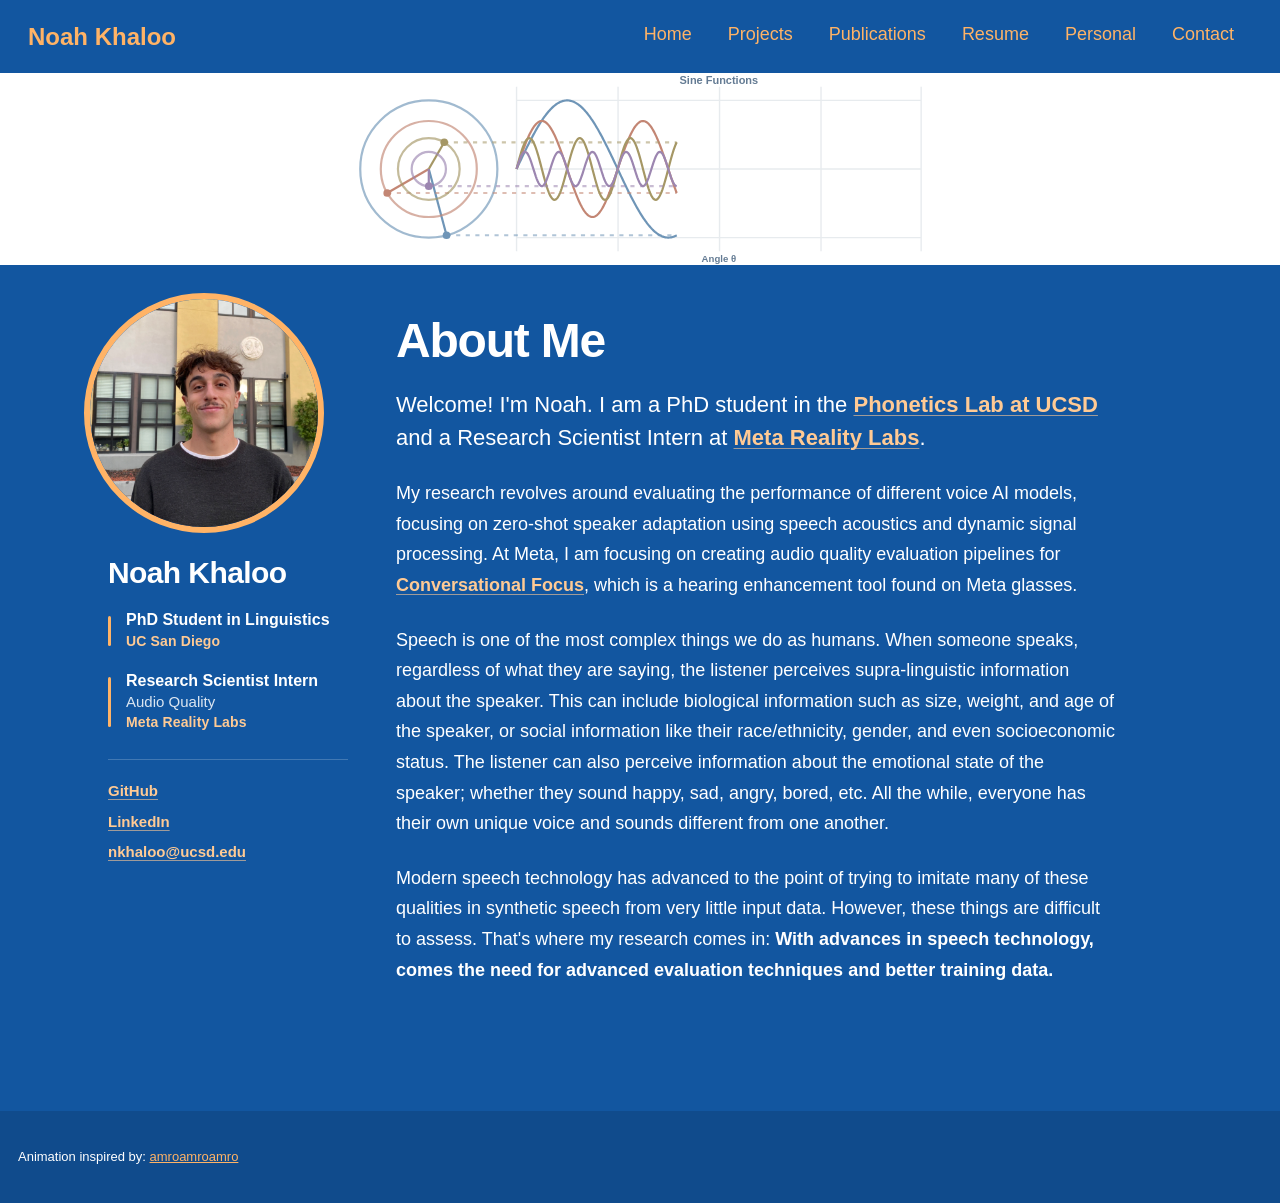
<file: index.html>
<!doctype html>
<html lang="en">
  <head>
    <meta charset="utf-8">
    <meta name="viewport" content="width=device-width, initial-scale=1">
    <title>Noah Khaloo | Linguistics &amp; Speech AI</title>
    <link rel="stylesheet" href="assets/style.css">
    <script>
      (function() {
        const path = window.location.pathname;
        if (path.endsWith("/index.html")) {
          const cleanPath = path.replace(/\/index\.html$/, "/");
          const cleanUrl = new URL(cleanPath + window.location.search + window.location.hash, window.location.href).toString();
          if (cleanUrl !== window.location.href) {
            window.location.replace(cleanUrl);
          }
        }
      })();
    </script>
    <script src="assets/fourier.js" defer></script>
  </head>
  <body class="home-page">
    <a class="skip-link" href="#main">Skip to content</a>
    <header class="masthead">
      <a class="site-name" href="./">Noah Khaloo</a>
      <nav class="navigation" aria-label="Primary navigation">
        <a href="./" aria-current="page">Home</a>
        <a href="projects/">Projects</a>
        <a href="publications/">Publications</a>
        <a href="cv/">Resume</a>
        <a href="personal/">Personal</a>
        <a href="contact/">Contact</a>
      </nav>
    </header>
    <main id="main" class="home-main" tabindex="-1" aria-label="Home">
      <div class="home-banner" aria-hidden="true">
        <div class="fourier-figure">
<svg viewBox="0 20 440 140" aria-hidden="true" focusable="false">

<text class="fourier-title" x="277.5" y="28" text-anchor="middle">Sine Functions</text>
<g fill="none" stroke="#12365b" stroke-opacity=".15"><path d="M130 30V150 M130 90H425 M130 40H425 M130 140H425 M204 30V150 M278 30V150 M352 30V150 M425 30V150"/></g>
<g data-harmonic="1" data-amplitude="1" fill="none" stroke="#235e91" stroke-width="1.6"><circle cx="66" cy="90" r="50" stroke-opacity=".65"/><path data-radius d="M66 90L16.0 90.0"/><path data-guide d="M16.0 90.0H203.75" stroke-dasharray="3 4" stroke-opacity=".55"/><path data-curve d="M130.00,90.00 L130.61,88.69 L131.23,87.38 L131.84,86.08 L132.46,84.77 L133.07,83.47 L133.69,82.18 L134.30,80.89 L134.92,79.60 L135.53,78.33 L136.15,77.06 L136.76,75.80 L137.38,74.55 L137.99,73.31 L138.60,72.08 L139.22,70.87 L139.83,69.66 L140.45,68.47 L141.06,67.30 L141.68,66.14 L142.29,65.00 L142.91,63.88 L143.52,62.77 L144.14,61.68 L144.75,60.61 L145.36,59.56 L145.98,58.53 L146.59,57.53 L147.21,56.54 L147.82,55.58 L148.44,54.64 L149.05,53.73 L149.67,52.84 L150.28,51.98 L150.90,51.14 L151.51,50.33 L152.12,49.55 L152.74,48.79 L153.35,48.07 L153.97,47.37 L154.58,46.70 L155.20,46.06 L155.81,45.45 L156.43,44.87 L157.04,44.32 L157.66,43.81 L158.27,43.32 L158.89,42.87 L159.50,42.45 L160.11,42.06 L160.73,41.70 L161.34,41.38 L161.96,41.09 L162.57,40.84 L163.19,40.62 L163.80,40.43 L164.42,40.27 L165.03,40.15 L165.65,40.07 L166.26,40.02 L166.88,40.00 L167.49,40.02 L168.10,40.07 L168.72,40.15 L169.33,40.27 L169.95,40.43 L170.56,40.62 L171.18,40.84 L171.79,41.09 L172.41,41.38 L173.02,41.70 L173.64,42.06 L174.25,42.45 L174.86,42.87 L175.48,43.32 L176.09,43.81 L176.71,44.32 L177.32,44.87 L177.94,45.45 L178.55,46.06 L179.17,46.70 L179.78,47.37 L180.40,48.07 L181.01,48.79 L181.62,49.55 L182.24,50.33 L182.85,51.14 L183.47,51.98 L184.08,52.84 L184.70,53.73 L185.31,54.64 L185.93,55.58 L186.54,56.54 L187.16,57.53 L187.77,58.53 L188.39,59.56 L189.00,60.61 L189.61,61.68 L190.23,62.77 L190.84,63.88 L191.46,65.00 L192.07,66.14 L192.69,67.30 L193.30,68.47 L193.92,69.66 L194.53,70.87 L195.15,72.08 L195.76,73.31 L196.38,74.55 L196.99,75.80 L197.60,77.06 L198.22,78.33 L198.83,79.60 L199.45,80.89 L200.06,82.18 L200.68,83.47 L201.29,84.77 L201.91,86.08 L202.52,87.38 L203.14,88.69 L203.75,90.00"/><circle data-dot cx="16.0" cy="90.0" r="2.8" fill="#235e91" stroke="none"/></g>

<g data-harmonic="2" data-amplitude="0.7" fill="none" stroke="#a4472a" stroke-width="1.6"><circle cx="66" cy="90" r="35.0" stroke-opacity=".65"/><path data-radius d="M66 90L101.0 90.00000000000001"/><path data-guide d="M101.0 90.00000000000001H203.75" stroke-dasharray="3 4" stroke-opacity=".55"/><path data-curve d="M130.00,90.00 L130.61,88.17 L131.23,86.34 L131.84,84.52 L132.46,82.72 L133.07,80.94 L133.69,79.18 L134.30,77.46 L134.92,75.76 L135.53,74.11 L136.15,72.50 L136.76,70.94 L137.38,69.43 L137.99,67.97 L138.60,66.58 L139.22,65.25 L139.83,63.99 L140.45,62.80 L141.06,61.68 L141.68,60.65 L142.29,59.69 L142.91,58.81 L143.52,58.03 L144.14,57.32 L144.75,56.71 L145.36,56.19 L145.98,55.76 L146.59,55.43 L147.21,55.19 L147.82,55.05 L148.44,55.00 L149.05,55.05 L149.67,55.19 L150.28,55.43 L150.90,55.76 L151.51,56.19 L152.12,56.71 L152.74,57.32 L153.35,58.03 L153.97,58.81 L154.58,59.69 L155.20,60.65 L155.81,61.68 L156.43,62.80 L157.04,63.99 L157.66,65.25 L158.27,66.58 L158.89,67.97 L159.50,69.43 L160.11,70.94 L160.73,72.50 L161.34,74.11 L161.96,75.76 L162.57,77.46 L163.19,79.18 L163.80,80.94 L164.42,82.72 L165.03,84.52 L165.65,86.34 L166.26,88.17 L166.88,90.00 L167.49,91.83 L168.10,93.66 L168.72,95.48 L169.33,97.28 L169.95,99.06 L170.56,100.82 L171.18,102.54 L171.79,104.24 L172.41,105.89 L173.02,107.50 L173.64,109.06 L174.25,110.57 L174.86,112.03 L175.48,113.42 L176.09,114.75 L176.71,116.01 L177.32,117.20 L177.94,118.32 L178.55,119.35 L179.17,120.31 L179.78,121.19 L180.40,121.97 L181.01,122.68 L181.62,123.29 L182.24,123.81 L182.85,124.24 L183.47,124.57 L184.08,124.81 L184.70,124.95 L185.31,125.00 L185.93,124.95 L186.54,124.81 L187.16,124.57 L187.77,124.24 L188.39,123.81 L189.00,123.29 L189.61,122.68 L190.23,121.97 L190.84,121.19 L191.46,120.31 L192.07,119.35 L192.69,118.32 L193.30,117.20 L193.92,116.01 L194.53,114.75 L195.15,113.42 L195.76,112.03 L196.38,110.57 L196.99,109.06 L197.60,107.50 L198.22,105.89 L198.83,104.24 L199.45,102.54 L200.06,100.82 L200.68,99.06 L201.29,97.28 L201.91,95.48 L202.52,93.66 L203.14,91.83 L203.75,90.00"/><circle data-dot cx="101.0" cy="90.00000000000001" r="2.8" fill="#a4472a" stroke="none"/></g>

<g data-harmonic="4" data-amplitude="0.45" fill="none" stroke="#766014" stroke-width="1.6"><circle cx="66" cy="90" r="22.5" stroke-opacity=".65"/><path data-radius d="M66 90L88.5 90.00000000000001"/><path data-guide d="M88.5 90.00000000000001H203.75" stroke-dasharray="3 4" stroke-opacity=".55"/><path data-curve d="M130.00,90.00 L130.61,87.65 L131.23,85.32 L131.84,83.05 L132.46,80.85 L133.07,78.75 L133.69,76.77 L134.30,74.94 L134.92,73.28 L135.53,71.80 L136.15,70.51 L136.76,69.45 L137.38,68.60 L137.99,67.99 L138.60,67.62 L139.22,67.50 L139.83,67.62 L140.45,67.99 L141.06,68.60 L141.68,69.45 L142.29,70.51 L142.91,71.80 L143.52,73.28 L144.14,74.94 L144.75,76.77 L145.36,78.75 L145.98,80.85 L146.59,83.05 L147.21,85.32 L147.82,87.65 L148.44,90.00 L149.05,92.35 L149.67,94.68 L150.28,96.95 L150.90,99.15 L151.51,101.25 L152.12,103.23 L152.74,105.06 L153.35,106.72 L153.97,108.20 L154.58,109.49 L155.20,110.55 L155.81,111.40 L156.43,112.01 L157.04,112.38 L157.66,112.50 L158.27,112.38 L158.89,112.01 L159.50,111.40 L160.11,110.55 L160.73,109.49 L161.34,108.20 L161.96,106.72 L162.57,105.06 L163.19,103.23 L163.80,101.25 L164.42,99.15 L165.03,96.95 L165.65,94.68 L166.26,92.35 L166.88,90.00 L167.49,87.65 L168.10,85.32 L168.72,83.05 L169.33,80.85 L169.95,78.75 L170.56,76.77 L171.18,74.94 L171.79,73.28 L172.41,71.80 L173.02,70.51 L173.64,69.45 L174.25,68.60 L174.86,67.99 L175.48,67.62 L176.09,67.50 L176.71,67.62 L177.32,67.99 L177.94,68.60 L178.55,69.45 L179.17,70.51 L179.78,71.80 L180.40,73.28 L181.01,74.94 L181.62,76.77 L182.24,78.75 L182.85,80.85 L183.47,83.05 L184.08,85.32 L184.70,87.65 L185.31,90.00 L185.93,92.35 L186.54,94.68 L187.16,96.95 L187.77,99.15 L188.39,101.25 L189.00,103.23 L189.61,105.06 L190.23,106.72 L190.84,108.20 L191.46,109.49 L192.07,110.55 L192.69,111.40 L193.30,112.01 L193.92,112.38 L194.53,112.50 L195.15,112.38 L195.76,112.01 L196.38,111.40 L196.99,110.55 L197.60,109.49 L198.22,108.20 L198.83,106.72 L199.45,105.06 L200.06,103.23 L200.68,101.25 L201.29,99.15 L201.91,96.95 L202.52,94.68 L203.14,92.35 L203.75,90.00"/><circle data-dot cx="88.5" cy="90.00000000000001" r="2.8" fill="#766014" stroke="none"/></g>

<g data-harmonic="6" data-amplitude="0.25" fill="none" stroke="#684687" stroke-width="1.6"><circle cx="66" cy="90" r="12.5" stroke-opacity=".65"/><path data-radius d="M66 90L78.5 90.00000000000001"/><path data-guide d="M78.5 90.00000000000001H203.75" stroke-dasharray="3 4" stroke-opacity=".55"/><path data-curve d="M130.00,90.00 L130.61,88.04 L131.23,86.14 L131.84,84.33 L132.46,82.65 L133.07,81.16 L133.69,79.89 L134.30,78.86 L134.92,78.11 L135.53,77.65 L136.15,77.50 L136.76,77.65 L137.38,78.11 L137.99,78.86 L138.60,79.89 L139.22,81.16 L139.83,82.65 L140.45,84.33 L141.06,86.14 L141.68,88.04 L142.29,90.00 L142.91,91.96 L143.52,93.86 L144.14,95.67 L144.75,97.35 L145.36,98.84 L145.98,100.11 L146.59,101.14 L147.21,101.89 L147.82,102.35 L148.44,102.50 L149.05,102.35 L149.67,101.89 L150.28,101.14 L150.90,100.11 L151.51,98.84 L152.12,97.35 L152.74,95.67 L153.35,93.86 L153.97,91.96 L154.58,90.00 L155.20,88.04 L155.81,86.14 L156.43,84.33 L157.04,82.65 L157.66,81.16 L158.27,79.89 L158.89,78.86 L159.50,78.11 L160.11,77.65 L160.73,77.50 L161.34,77.65 L161.96,78.11 L162.57,78.86 L163.19,79.89 L163.80,81.16 L164.42,82.65 L165.03,84.33 L165.65,86.14 L166.26,88.04 L166.88,90.00 L167.49,91.96 L168.10,93.86 L168.72,95.67 L169.33,97.35 L169.95,98.84 L170.56,100.11 L171.18,101.14 L171.79,101.89 L172.41,102.35 L173.02,102.50 L173.64,102.35 L174.25,101.89 L174.86,101.14 L175.48,100.11 L176.09,98.84 L176.71,97.35 L177.32,95.67 L177.94,93.86 L178.55,91.96 L179.17,90.00 L179.78,88.04 L180.40,86.14 L181.01,84.33 L181.62,82.65 L182.24,81.16 L182.85,79.89 L183.47,78.86 L184.08,78.11 L184.70,77.65 L185.31,77.50 L185.93,77.65 L186.54,78.11 L187.16,78.86 L187.77,79.89 L188.39,81.16 L189.00,82.65 L189.61,84.33 L190.23,86.14 L190.84,88.04 L191.46,90.00 L192.07,91.96 L192.69,93.86 L193.30,95.67 L193.92,97.35 L194.53,98.84 L195.15,100.11 L195.76,101.14 L196.38,101.89 L196.99,102.35 L197.60,102.50 L198.22,102.35 L198.83,101.89 L199.45,101.14 L200.06,100.11 L200.68,98.84 L201.29,97.35 L201.91,95.67 L202.52,93.86 L203.14,91.96 L203.75,90.00"/><circle data-dot cx="78.5" cy="90.00000000000001" r="2.8" fill="#684687" stroke="none"/></g>

<text class="fourier-axis-label" x="277.5" y="158" text-anchor="middle">Angle θ</text>
</svg>
        </div>
      </div>
      <div class="home-content">
        <aside class="home-profile" aria-labelledby="home-name">
          <img class="home-portrait" src="assets/noah-portrait.png" alt="Noah Khaloo" width="240" height="240">
          <h1 id="home-name">Noah Khaloo</h1>
          <div class="profile-roles">
            <div class="profile-role">
              <p class="role-title">PhD Student in Linguistics</p>
              <p class="role-organization">UC San Diego</p>
            </div>
            <div class="profile-role">
              <p class="role-title">Research Scientist Intern</p>
              <p class="role-team">Audio Quality</p>
              <p class="role-organization">Meta Reality Labs</p>
            </div>
          </div>
          <div class="home-links" aria-label="Profile links">
            <a href="https://github.com/nkhaloo">GitHub</a>
            <a href="https://www.linkedin.com/in/noahkhaloo/">LinkedIn</a>
            <a href="mailto:nkhaloo@ucsd.edu">nkhaloo@ucsd.edu</a>
          </div>
        </aside>
        <section class="home-about" aria-labelledby="about-heading">
          <h2 id="about-heading">About Me</h2>
          <p class="about-intro">Welcome! I'm Noah. I am a PhD student in the <a href="http://grammar.ucsd.edu/phoneticslab/">Phonetics Lab at UCSD</a> and a Research Scientist Intern at <a href="https://about.meta.com/realitylabs/">Meta Reality Labs</a>.</p>
          <p>My research revolves around evaluating the performance of different voice AI models, focusing on zero-shot speaker adaptation using speech acoustics and dynamic signal processing. At Meta, I am focusing on creating audio quality evaluation pipelines for <a href="https://www.meta.com/en-gb/help/ai-glasses/1660846264628288/">Conversational Focus</a>, which is a hearing enhancement tool found on Meta glasses.</p>
          <p>Speech is one of the most complex things we do as humans. When someone speaks, regardless of what they are saying, the listener perceives supra-linguistic information about the speaker. This can include biological information such as size, weight, and age of the speaker, or social information like their race/ethnicity, gender, and even socioeconomic status. The listener can also perceive information about the emotional state of the speaker; whether they sound happy, sad, angry, bored, etc. All the while, everyone has their own unique voice and sounds different from one another.</p>
          <p>Modern speech technology has advanced to the point of trying to imitate many of these qualities in synthetic speech from very little input data. However, these things are difficult to assess. That's where my research comes in: <strong>With advances in speech technology, comes the need for advanced evaluation techniques and better training data.</strong></p>
        </section>
      </div>
    </main>
    <footer class="footer">
      <div class="footer-inner">Animation inspired by: <a href="https://gist.github.com/amroamroamro/617305c05001caffc8d0">amroamroamro</a></div>
    </footer>
  </body>
</html>
</file>
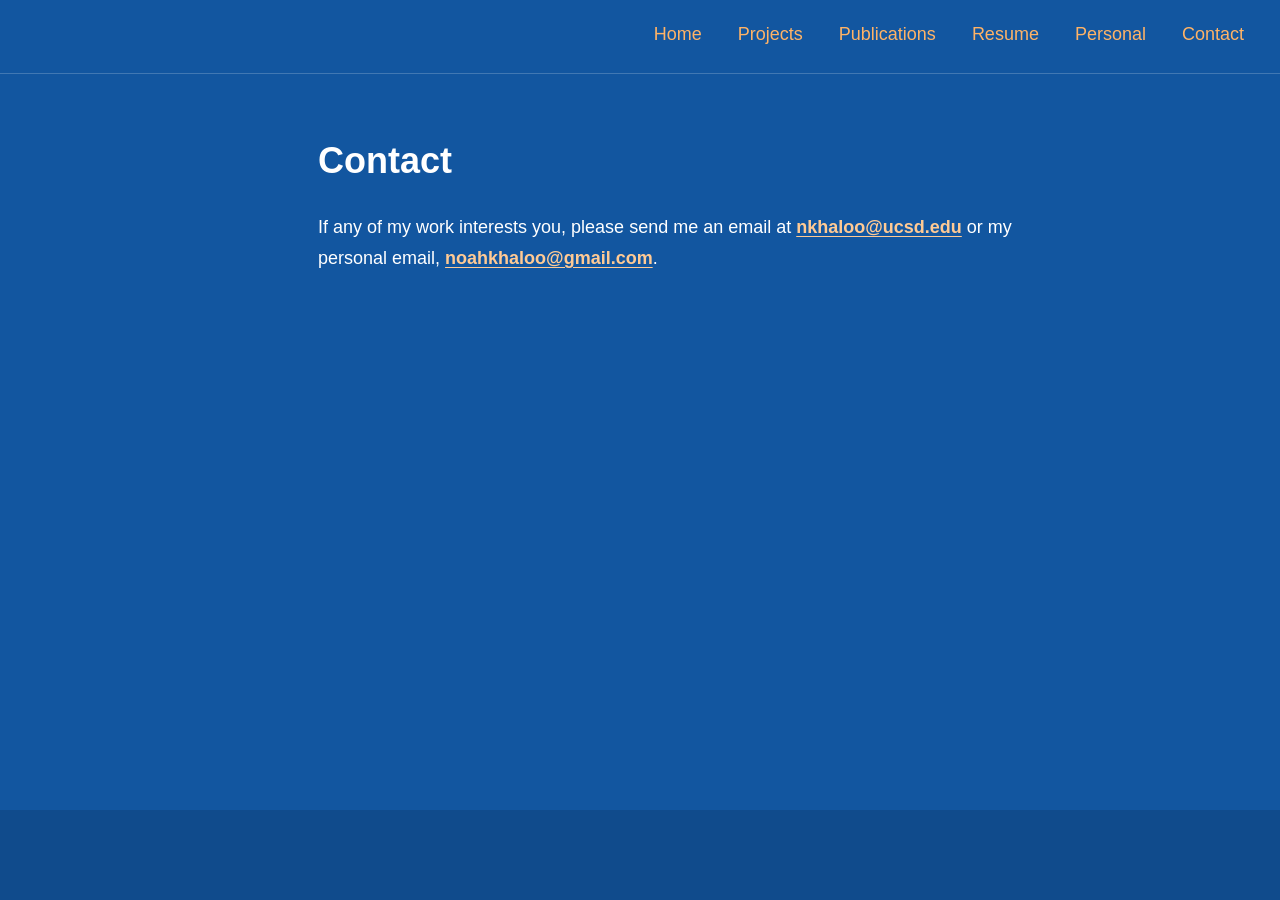
<file: contact/index.html>
<!doctype html>
<html lang="en">
  <head>
    <meta charset="utf-8">
    <meta name="viewport" content="width=device-width, initial-scale=1">
    <title>Contact</title>
    <link rel="stylesheet" href="../assets/style.css">
    <script>
      (function() {
        const path = window.location.pathname;
        if (path.endsWith("/index.html")) {
          const cleanPath = path.replace(/\/index\.html$/, "/");
          const cleanUrl = new URL(cleanPath + window.location.search + window.location.hash, window.location.href).toString();
          if (cleanUrl !== window.location.href) {
            window.location.replace(cleanUrl);
          }
        }
      })();
    </script>
  </head>
  <body>
    <a class="skip-link" href="#main">Skip to content</a>
    <header class="masthead">
      <nav class="navigation" aria-label="Primary navigation">
        <a href="../">Home</a>
        <a href="../projects/">Projects</a>
        <a href="../publications/">Publications</a>
        <a href="../cv/">Resume</a>
        <a href="../personal/">Personal</a>
        <a href="../contact/" aria-current="page">Contact</a>
      </nav>
    </header>
    <div class="layout">
      <aside class="profile" aria-label="Profile">
        <!-- Add your photo, name, academic role, and profile links here. -->
      </aside>
      <main id="main" tabindex="-1" aria-label="Contact">
        <h1>Contact</h1>
        <p class="contact-copy">If any of my work interests you, please send me an email at <a href="mailto:nkhaloo@ucsd.edu">nkhaloo@ucsd.edu</a> or my personal email, <a href="mailto:noahkhaloo@gmail.com">noahkhaloo@gmail.com</a>.</p>
      </main>
    </div>
    <footer class="footer">
      <div class="footer-inner"><!-- Add your copyright here. --></div>
    </footer>
  </body>
</html>
</file>
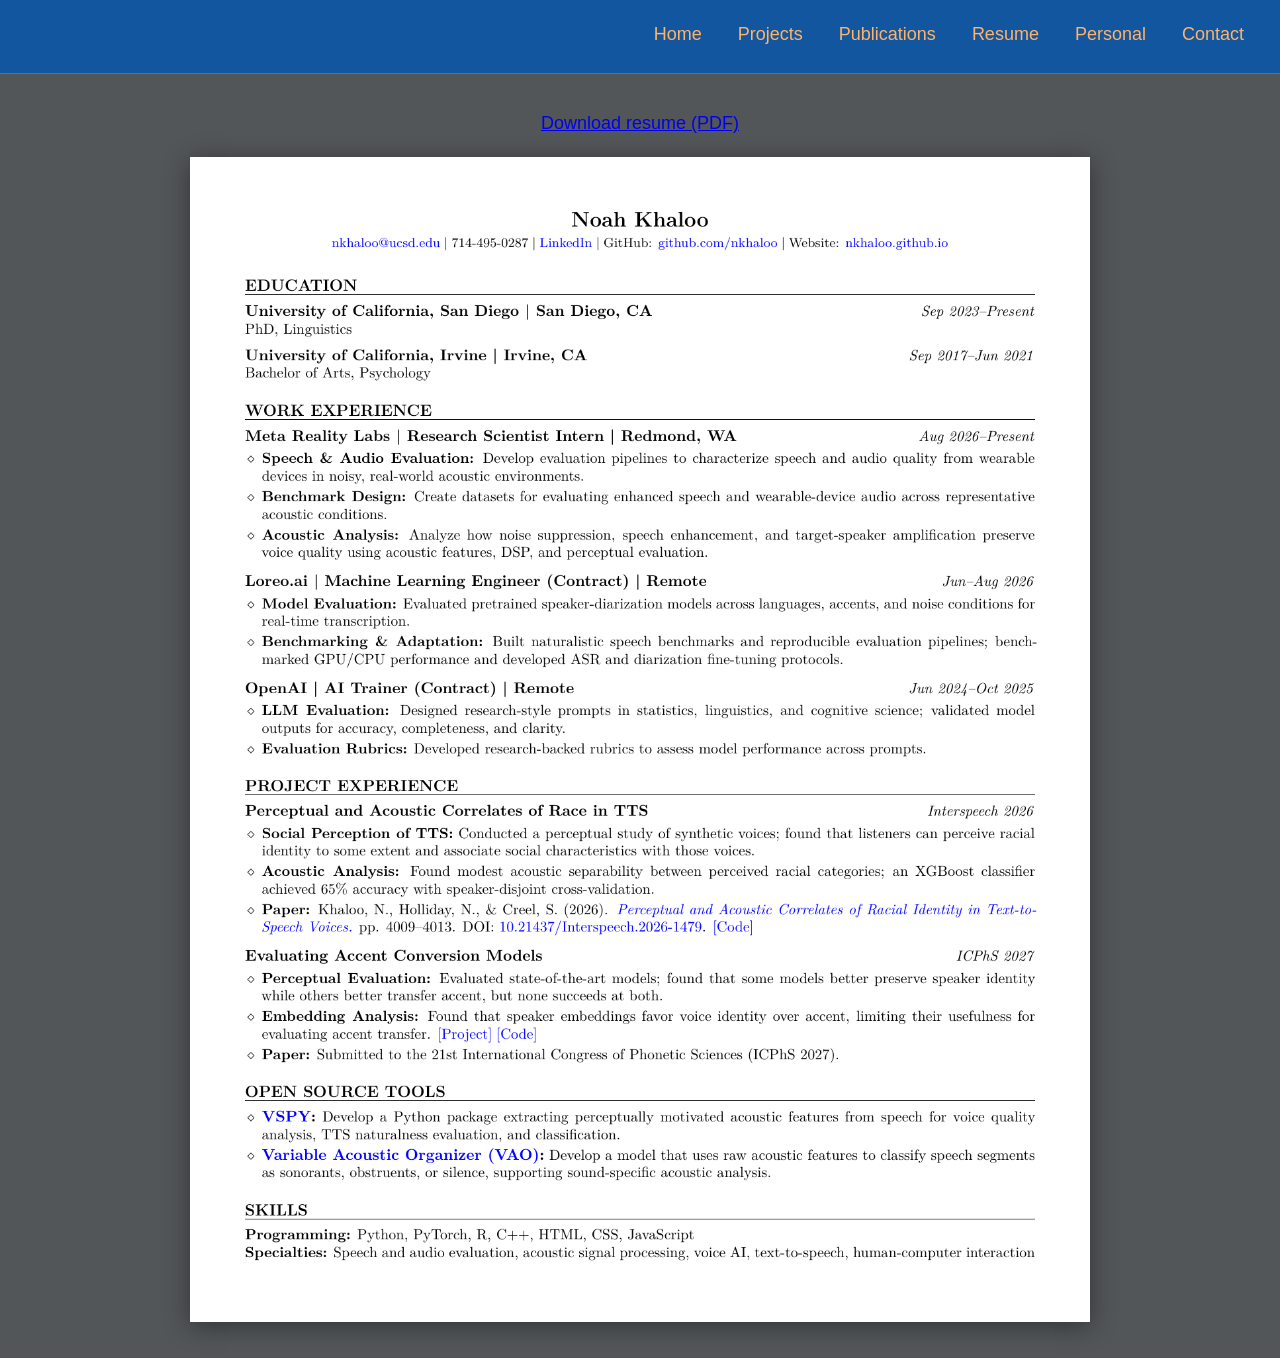
<file: cv/index.html>
<!doctype html>
<html lang="en">
  <head>
    <meta charset="utf-8">
    <meta name="viewport" content="width=device-width, initial-scale=1">
    <title>Resume</title>
    <link rel="stylesheet" href="../assets/style.css">
    <script>
      (function() {
        const path = window.location.pathname;
        if (path.endsWith("/index.html")) {
          const cleanPath = path.replace(/\/index\.html$/, "/");
          const cleanUrl = new URL(cleanPath + window.location.search + window.location.hash, window.location.href).toString();
          if (cleanUrl !== window.location.href) {
            window.location.replace(cleanUrl);
          }
        }
      })();
    </script>
  </head>
  <body>
    <a class="skip-link" href="#main">Skip to content</a>
    <header class="masthead">
      <nav class="navigation" aria-label="Primary navigation">
        <a href="../">Home</a>
        <a href="../projects/">Projects</a>
        <a href="../publications/">Publications</a>
        <a href="../cv/" aria-current="page">Resume</a>
        <a href="../personal/">Personal</a>
        <a href="../contact/">Contact</a>
      </nav>
    </header>
    <main id="main" class="resume-page" tabindex="-1" aria-label="Resume">
      <p style="text-align: center; margin: 0 0 20px;"><a href="../assets/Noah_Khaloo_Resume.pdf?v=1778d0ea45cd" download>Download resume (PDF)</a></p>
      <img src="../assets/noah-khaloo-resume.png?v=1778d0ea45cd" alt="Noah Khaloo's resume">
    </main>
    <footer class="footer">
      <div class="footer-inner"><!-- Add your copyright here. --></div>
    </footer>
  </body>
</html>
</file>
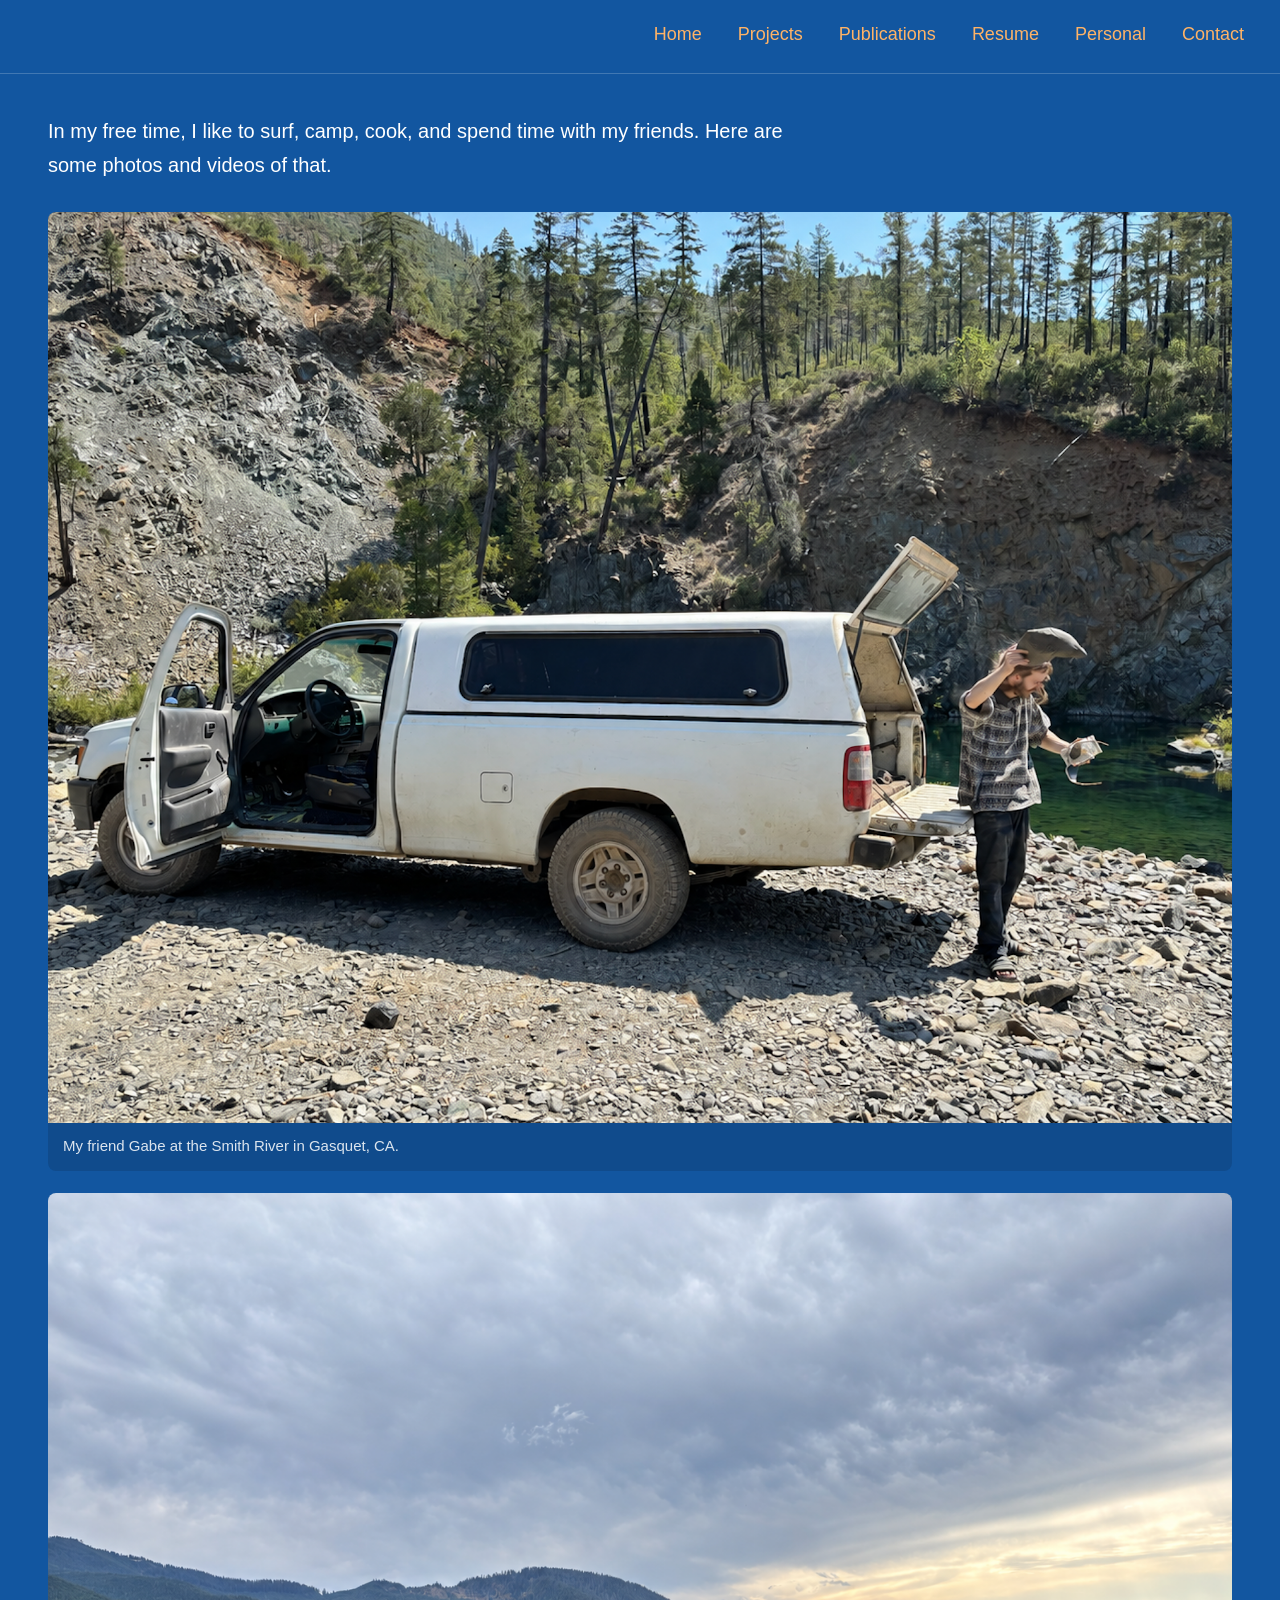
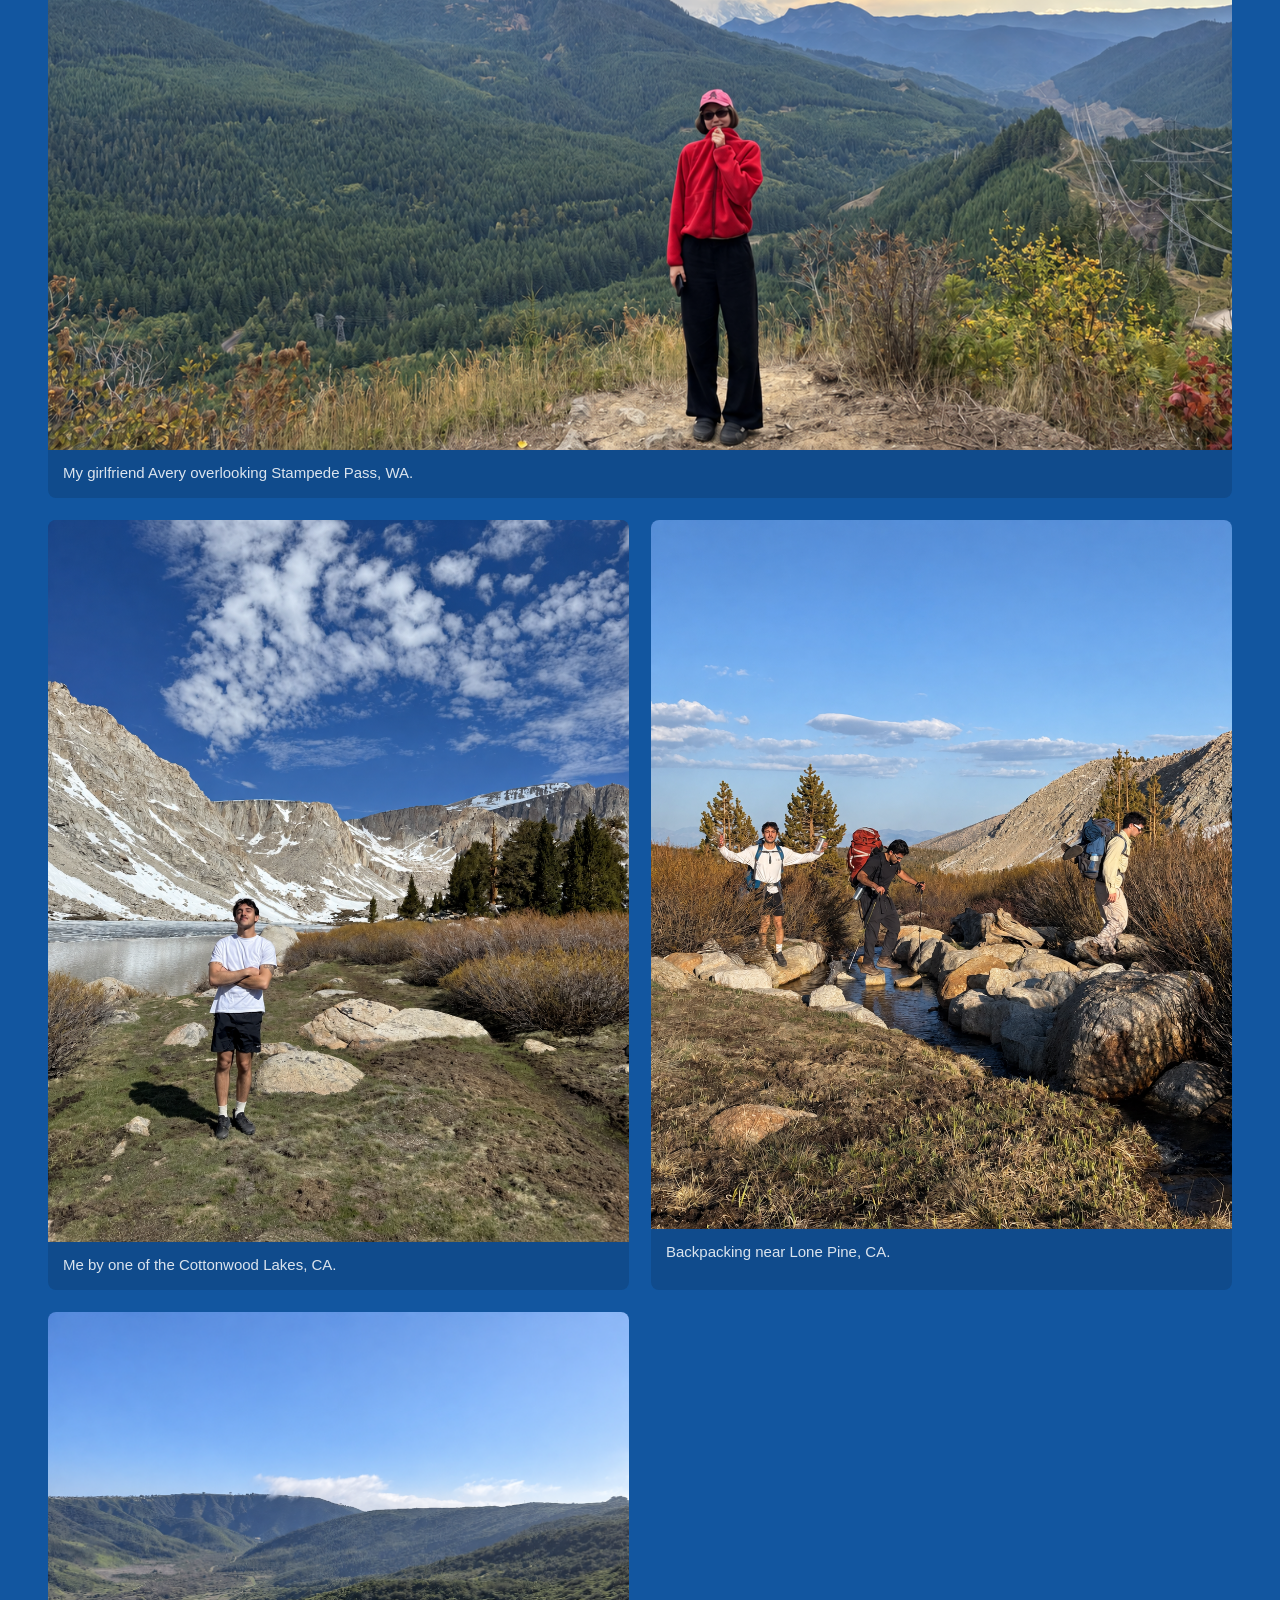
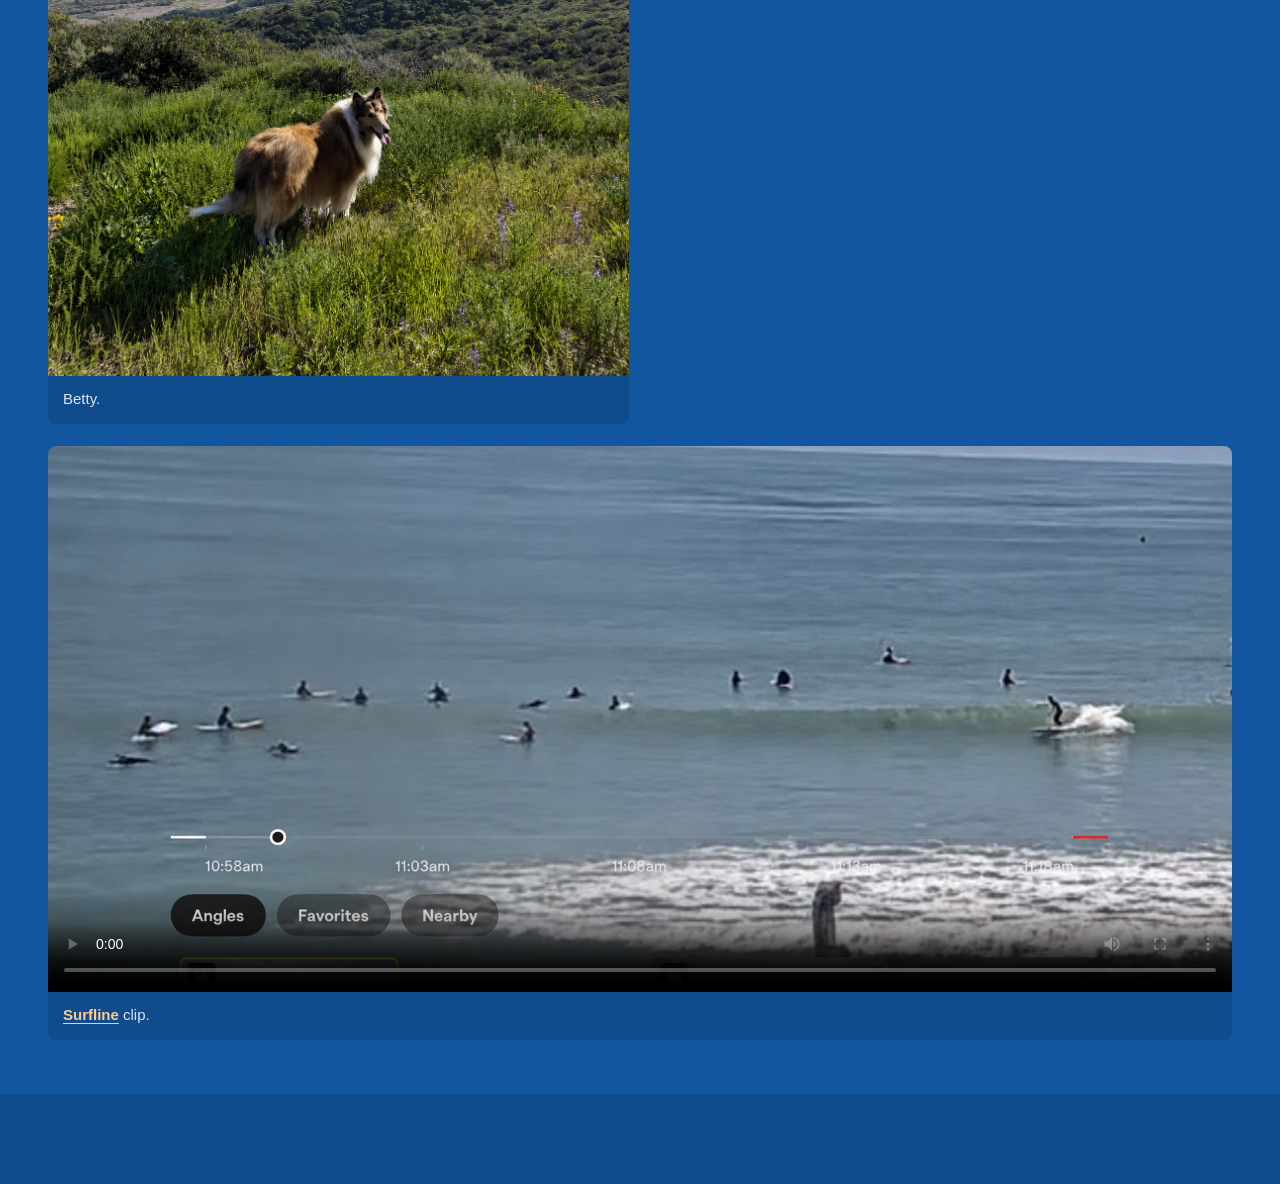
<file: personal/index.html>
<!doctype html>
<html lang="en">
  <head>
    <meta charset="utf-8">
    <meta name="viewport" content="width=device-width, initial-scale=1">
    <title>Personal</title>
    <link rel="stylesheet" href="../assets/style.css">
    <script>
      (function() {
        const path = window.location.pathname;
        if (path.endsWith("/index.html")) {
          const cleanPath = path.replace(/\/index\.html$/, "/");
          const cleanUrl = new URL(cleanPath + window.location.search + window.location.hash, window.location.href).toString();
          if (cleanUrl !== window.location.href) {
            window.location.replace(cleanUrl);
          }
        }
      })();
    </script>
  </head>
  <body>
    <a class="skip-link" href="#main">Skip to content</a>
    <header class="masthead">
      <nav class="navigation" aria-label="Primary navigation">
        <a href="../">Home</a>
        <a href="../projects/">Projects</a>
        <a href="../publications/">Publications</a>
        <a href="../cv/">Resume</a>
        <a href="../personal/" aria-current="page">Personal</a>
        <a href="../contact/">Contact</a>
      </nav>
    </header>
    <main id="main" class="personal-page" tabindex="-1" aria-label="Personal photo gallery">
      <p class="personal-intro">In my free time, I like to surf, camp, cook, and spend time with my friends. Here are some photos and videos of that.</p>
      <div class="personal-gallery">
        <figure class="personal-gallery-wide">
          <img src="../assets/personal/truck-swimming-hole.png" alt="A white pickup truck beside a rocky swimming hole">
          <figcaption>My friend Gabe at the Smith River in Gasquet, CA.</figcaption>
        </figure>
        <figure class="personal-gallery-wide">
          <img src="../assets/personal/avery-stampede-pass.png" alt="Avery overlooking the forested mountains at Stampede Pass, Washington">
          <figcaption>My girlfriend Avery overlooking Stampede Pass, WA.</figcaption>
        </figure>
        <figure>
          <img src="../assets/personal/alpine-lake.png" alt="Standing beside an alpine lake and snowy mountains">
          <figcaption>Me by one of the Cottonwood Lakes, CA.</figcaption>
        </figure>
        <figure>
          <img src="../assets/personal/backpacking.png" alt="Backpackers crossing a rocky mountain stream">
          <figcaption>Backpacking near Lone Pine, CA.</figcaption>
        </figure>
        <figure>
          <img src="../assets/personal/collie-hills.png" alt="A collie standing in grass among rolling hills">
          <figcaption>Betty.</figcaption>
        </figure>
        <figure class="personal-gallery-wide">
          <video controls playsinline preload="metadata" poster="../assets/personal/surfers.png">
            <source src="../assets/personal/surfers.mp4" type="video/mp4">
            Your browser does not support video playback.
          </video>
          <figcaption><a href="https://www.surfline.com/">Surfline</a> clip.</figcaption>
        </figure>
      </div>
    </main>
    <footer class="footer">
      <div class="footer-inner"></div>
    </footer>
  </body>
</html>
</file>
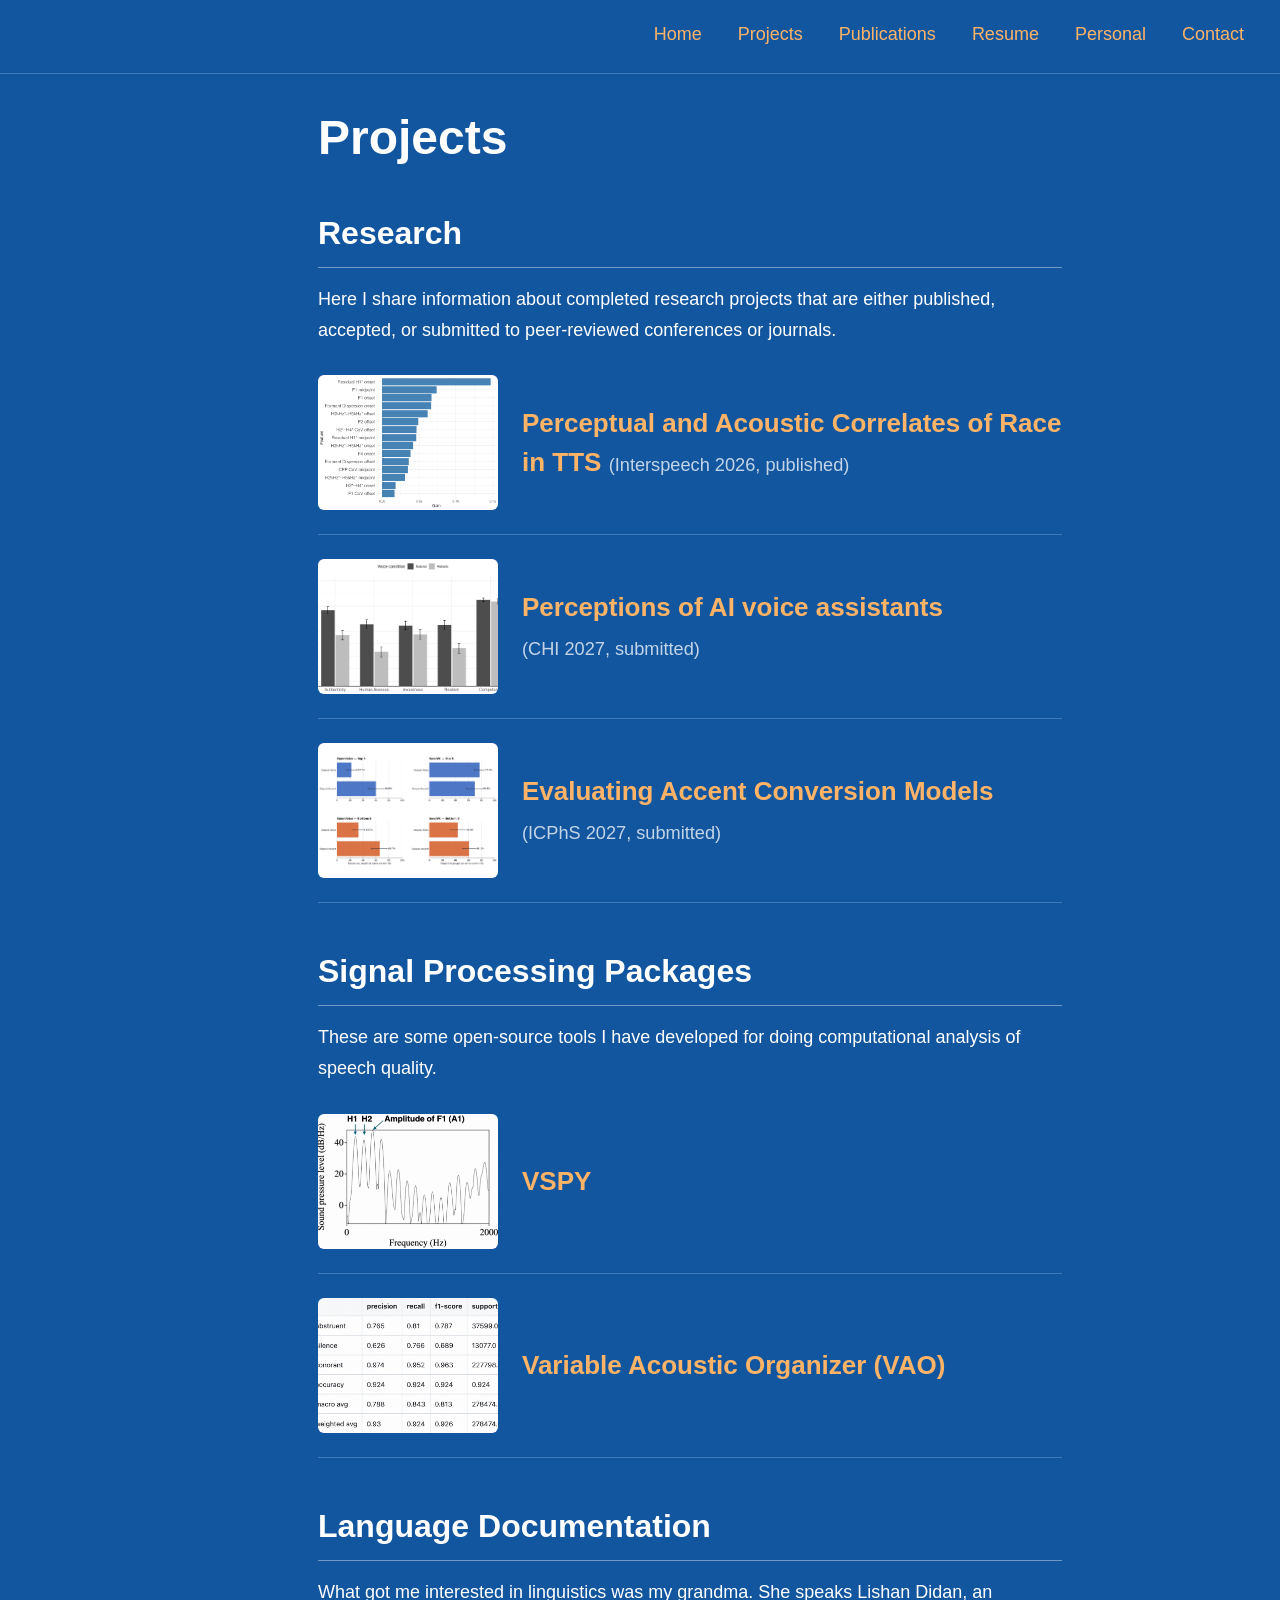
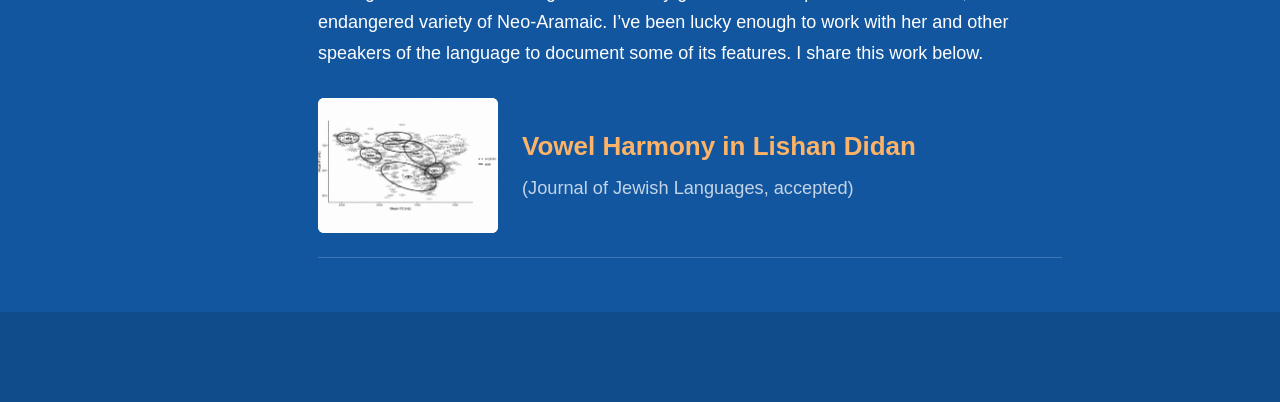
<file: projects/index.html>
<!doctype html>
<html lang="en">
  <head>
    <meta charset="utf-8">
    <meta name="viewport" content="width=device-width, initial-scale=1">
    <title>Projects</title>
    <link rel="stylesheet" href="../assets/style.css">
    <script>
      (function() {
        const path = window.location.pathname;
        if (path.endsWith("/index.html")) {
          const cleanPath = path.replace(/\/index\.html$/, "/");
          const cleanUrl = new URL(cleanPath + window.location.search + window.location.hash, window.location.href).toString();
          if (cleanUrl !== window.location.href) {
            window.location.replace(cleanUrl);
          }
        }
      })();
    </script>
  </head>
  <body>
    <a class="skip-link" href="#main">Skip to content</a>
    <header class="masthead">
      <nav class="navigation" aria-label="Primary navigation">
        <a href="../">Home</a>
        <a href="../projects/" aria-current="page">Projects</a>
        <a href="../publications/">Publications</a>
        <a href="../cv/">Resume</a>
        <a href="../personal/">Personal</a>
        <a href="../contact/">Contact</a>
      </nav>
    </header>
    <div class="layout">
      <aside class="profile" aria-label="Profile">
        <!-- Add your photo, name, academic role, and profile links here. -->
      </aside>
      <main id="main" tabindex="-1" aria-label="Projects">
        <header class="projects-intro">
          <h1>Projects</h1>
        </header>
        <section class="project-group" aria-labelledby="research-projects">
          <h2 id="research-projects">Research</h2>
          <p class="project-group-description">Here I share information about completed research projects that are either published, accepted, or submitted to peer-reviewed conferences or journals.</p>
          <article class="project-section" aria-labelledby="project-1">
            <a class="project-card-image" href="tts-race/" aria-hidden="true" tabindex="-1">
              <img src="../assets/projects/tts-race/acoustic-feature-importance.png" alt="">
            </a>
            <h3 id="project-1"><a href="tts-race/">Perceptual and Acoustic Correlates of Race in TTS</a> <span class="project-status">(Interspeech 2026, published)</span></h3>
          </article>
          <article class="project-section" aria-labelledby="project-2">
            <a class="project-card-image" href="voice-quality/" aria-hidden="true" tabindex="-1">
              <img src="../assets/projects/voice-quality/anthropomorphism-by-condition.png" alt="">
            </a>
            <h3 id="project-2"><a href="voice-quality/">Perceptions of AI voice assistants</a> <span class="project-status">(CHI 2027, submitted)</span></h3>
          </article>
          <article class="project-section" aria-labelledby="project-accent-conversion">
            <a class="project-card-image project-card-image-contain" href="accent-conversion/" aria-hidden="true" tabindex="-1">
              <img src="../assets/projects/accent-conversion/accent-preservation.png" alt="">
            </a>
            <h3 id="project-accent-conversion"><a href="accent-conversion/">Evaluating Accent Conversion Models</a> <span class="project-status">(ICPhS 2027, submitted)</span></h3>
          </article>
        </section>

        <section class="project-group" aria-labelledby="signal-processing-projects">
          <h2 id="signal-processing-projects">Signal Processing Packages</h2>
          <p class="project-group-description">These are some open-source tools I have developed for doing computational analysis of speech quality.</p>
          <article class="project-section" aria-labelledby="project-3">
            <a class="project-card-image" href="vspy/" aria-hidden="true" tabindex="-1">
              <img src="../assets/projects/vspy/acoustic-spectrum.png" alt="">
            </a>
            <h3 id="project-3"><a href="vspy/">VSPY</a></h3>
          </article>
          <article class="project-section" aria-labelledby="project-4">
            <a class="project-card-image" href="vao/" aria-hidden="true" tabindex="-1">
              <img src="../assets/projects/vao/classification-results.png" alt="">
            </a>
            <h3 id="project-4"><a href="vao/">Variable Acoustic Organizer (VAO)</a></h3>
          </article>
        </section>

        <section class="project-group" aria-labelledby="language-documentation-projects">
          <h2 id="language-documentation-projects">Language Documentation</h2>
          <p class="project-group-description">What got me interested in linguistics was my grandma. She speaks Lishan Didan, an endangered variety of Neo-Aramaic. I’ve been lucky enough to work with her and other speakers of the language to document some of its features. I share this work below.</p>
          <article class="project-section" aria-labelledby="project-lishan-didan-vowels">
            <a class="project-card-image project-card-image-contain" href="lishan-didan-vowels/" aria-hidden="true" tabindex="-1">
              <img src="../assets/projects/lishan-didan-vowels/vowel-space.png" alt="">
            </a>
            <h3 id="project-lishan-didan-vowels"><a href="lishan-didan-vowels/">Vowel Harmony in Lishan Didan</a> <span class="project-status">(Journal of Jewish Languages, accepted)</span></h3>
          </article>
        </section>
      </main>
    </div>
    <footer class="footer">
      <div class="footer-inner"><!-- Add your copyright here. --></div>
    </footer>
  </body>
</html>
</file>
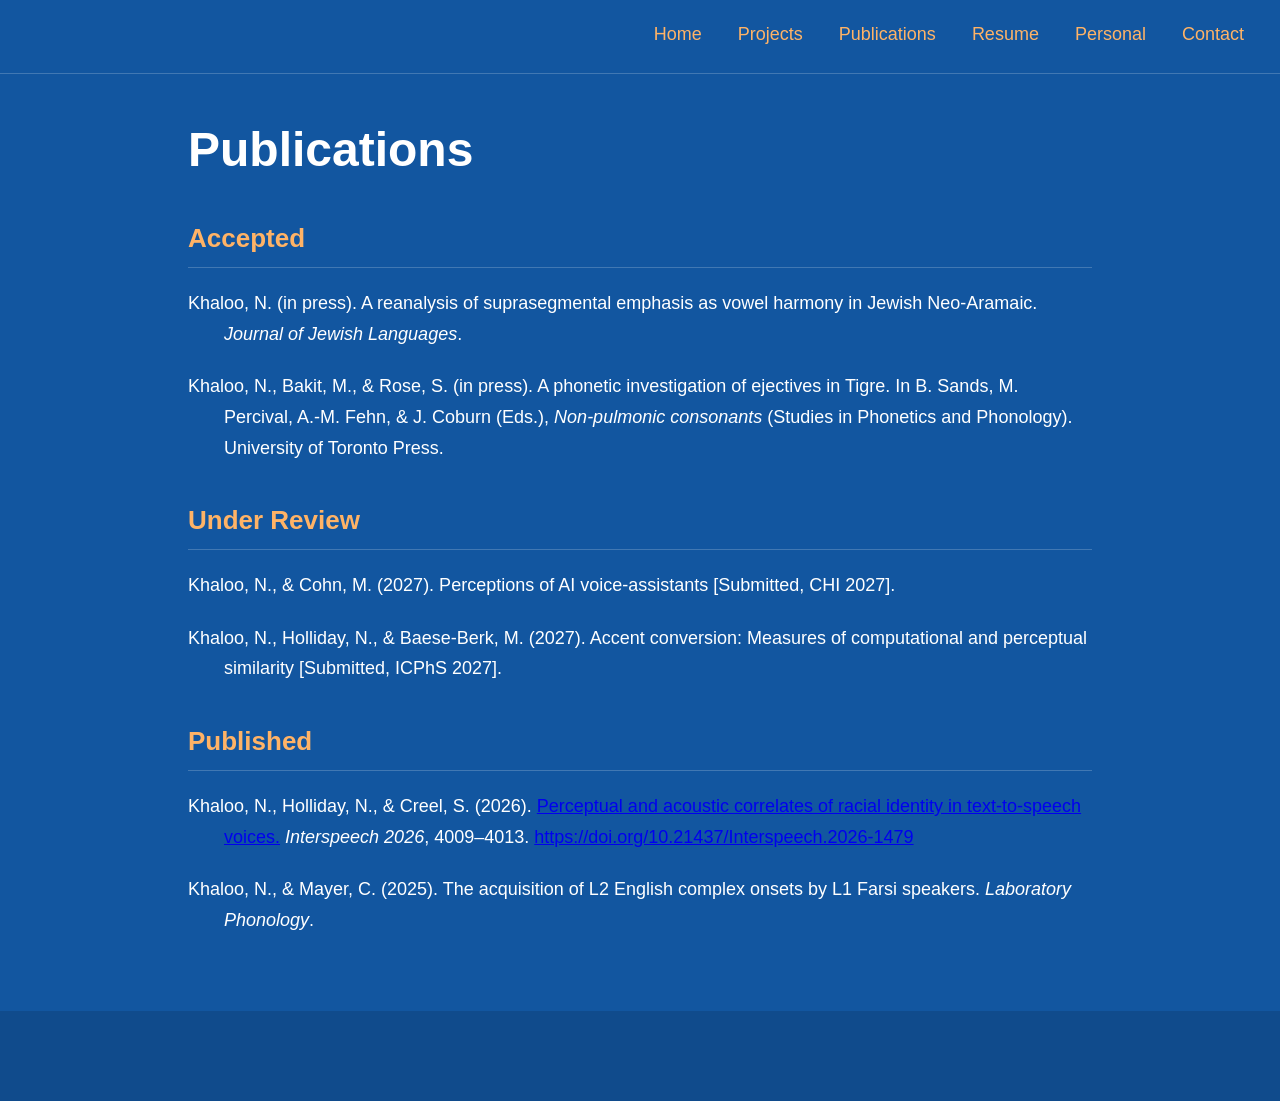
<file: publications/index.html>
<!doctype html>
<html lang="en">
  <head>
    <meta charset="utf-8">
    <meta name="viewport" content="width=device-width, initial-scale=1">
    <title>Publications</title>
    <link rel="stylesheet" href="../assets/style.css">
    <script>
      (function() {
        const path = window.location.pathname;
        if (path.endsWith("/index.html")) {
          const cleanPath = path.replace(/\/index\.html$/, "/");
          const cleanUrl = new URL(cleanPath + window.location.search + window.location.hash, window.location.href).toString();
          if (cleanUrl !== window.location.href) {
            window.location.replace(cleanUrl);
          }
        }
      })();
    </script>
  </head>
  <body>
    <a class="skip-link" href="#main">Skip to content</a>
    <header class="masthead">
      <nav class="navigation" aria-label="Primary navigation">
        <a href="../">Home</a>
        <a href="../projects/">Projects</a>
        <a href="../publications/" aria-current="page">Publications</a>
        <a href="../cv/">Resume</a>
        <a href="../personal/">Personal</a>
        <a href="../contact/">Contact</a>
      </nav>
    </header>
    <div class="publications-layout">
      <main id="main" class="publications-page" tabindex="-1" aria-label="Publications">
        <h1>Publications</h1>

        <section class="publication-group" aria-labelledby="accepted-heading">
          <h2 id="accepted-heading">Accepted</h2>
          <div class="publication-list">
            <p>Khaloo, N. (in press). A reanalysis of suprasegmental emphasis as vowel harmony in Jewish Neo-Aramaic. <em>Journal of Jewish Languages</em>.</p>
            <p>Khaloo, N., Bakit, M., &amp; Rose, S. (in press). A phonetic investigation of ejectives in Tigre. In B. Sands, M. Percival, A.-M. Fehn, &amp; J. Coburn (Eds.), <em>Non-pulmonic consonants</em> (Studies in Phonetics and Phonology). University of Toronto Press.</p>
          </div>
        </section>

        <section class="publication-group" aria-labelledby="review-heading">
          <h2 id="review-heading">Under Review</h2>
          <div class="publication-list">
            <p>Khaloo, N., &amp; Cohn, M. (2027). Perceptions of AI voice-assistants [Submitted, CHI 2027].</p>
            <p>Khaloo, N., Holliday, N., &amp; Baese-Berk, M. (2027). Accent conversion: Measures of computational and perceptual similarity [Submitted, ICPhS 2027].</p>
          </div>
        </section>

        <section class="publication-group" aria-labelledby="published-heading">
          <h2 id="published-heading">Published</h2>
          <div class="publication-list">
            <p>Khaloo, N., Holliday, N., &amp; Creel, S. (2026). <a href="https://www.isca-archive.org/interspeech_2026/khaloo26_interspeech.pdf">Perceptual and acoustic correlates of racial identity in text-to-speech voices.</a> <em>Interspeech 2026</em>, 4009&ndash;4013. <a href="https://doi.org/10.21437/Interspeech.2026-1479">https://doi.org/10.21437/Interspeech.2026-1479</a></p>
            <p>Khaloo, N., &amp; Mayer, C. (2025). The acquisition of L2 English complex onsets by L1 Farsi speakers. <em>Laboratory Phonology</em>.</p>
          </div>
        </section>
      </main>
    </div>
    <footer class="footer">
      <div class="footer-inner"><!-- Add your copyright here. --></div>
    </footer>
  </body>
</html>
</file>
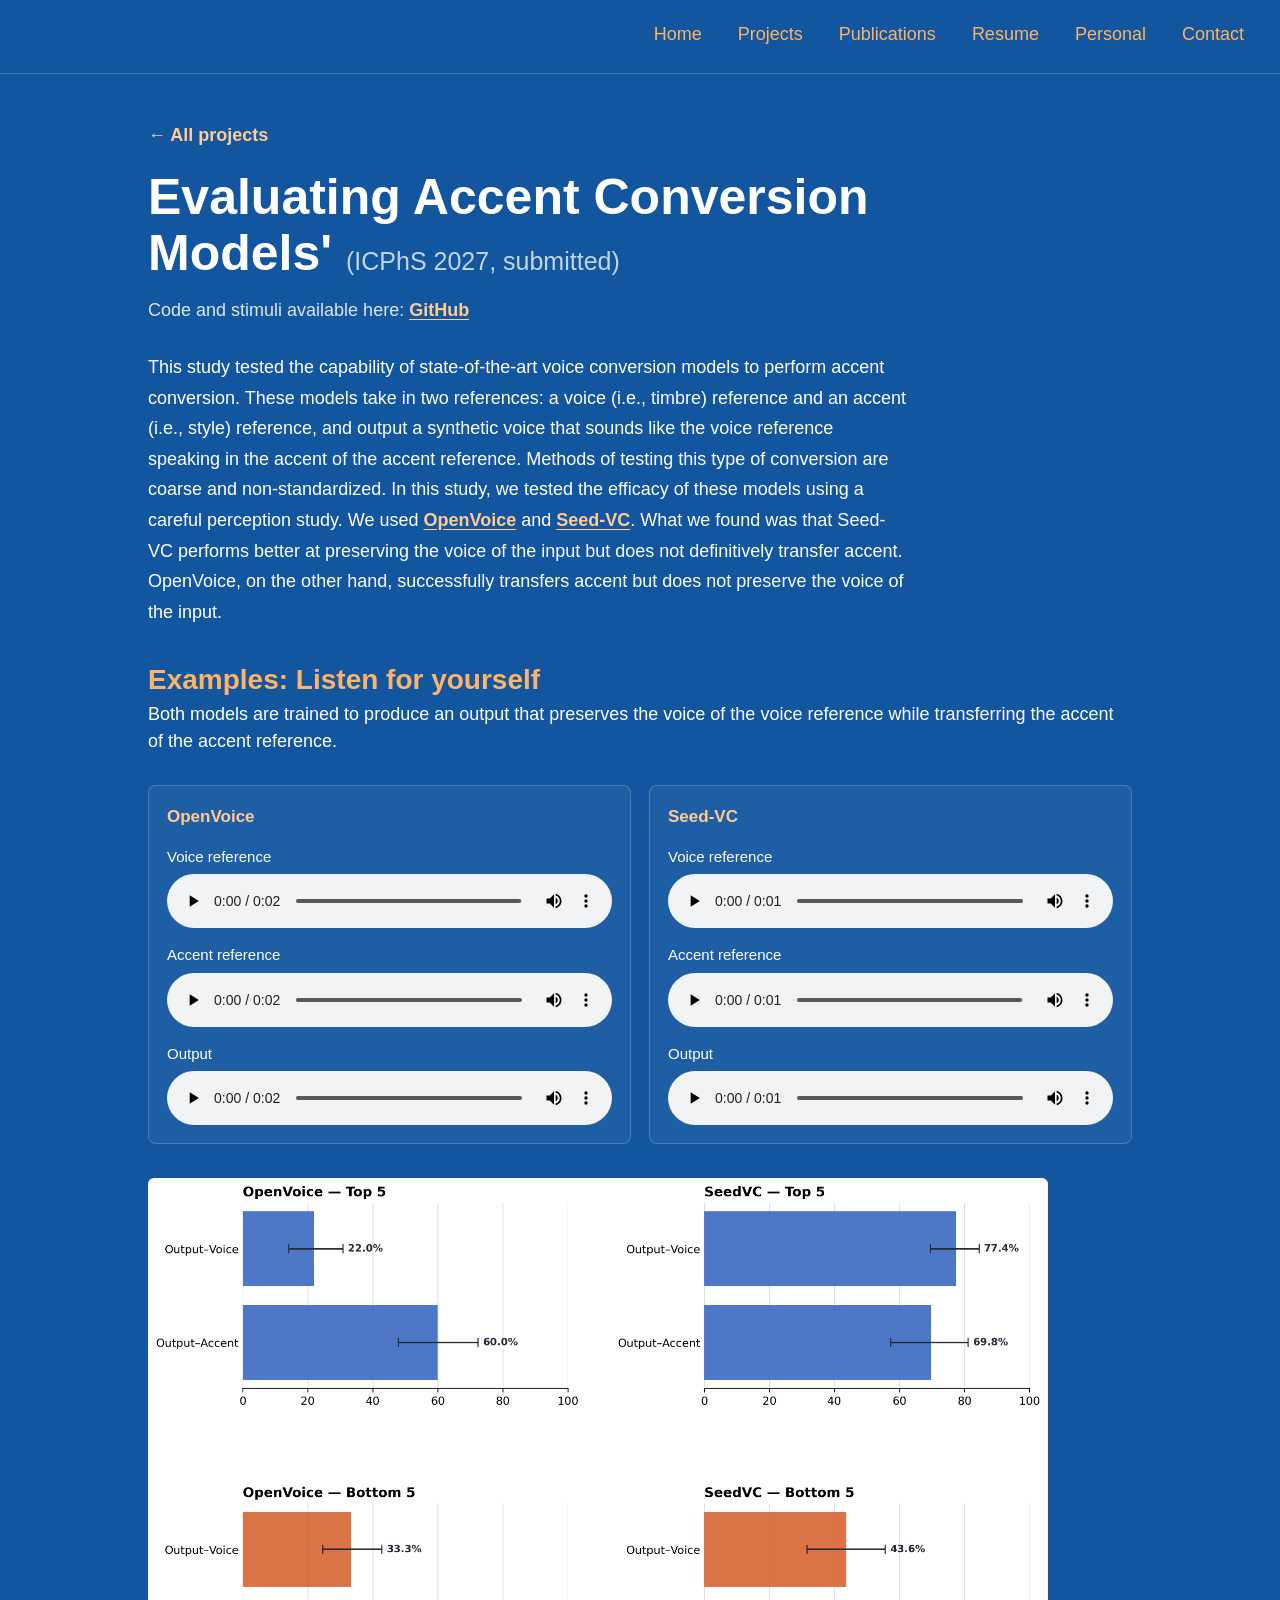
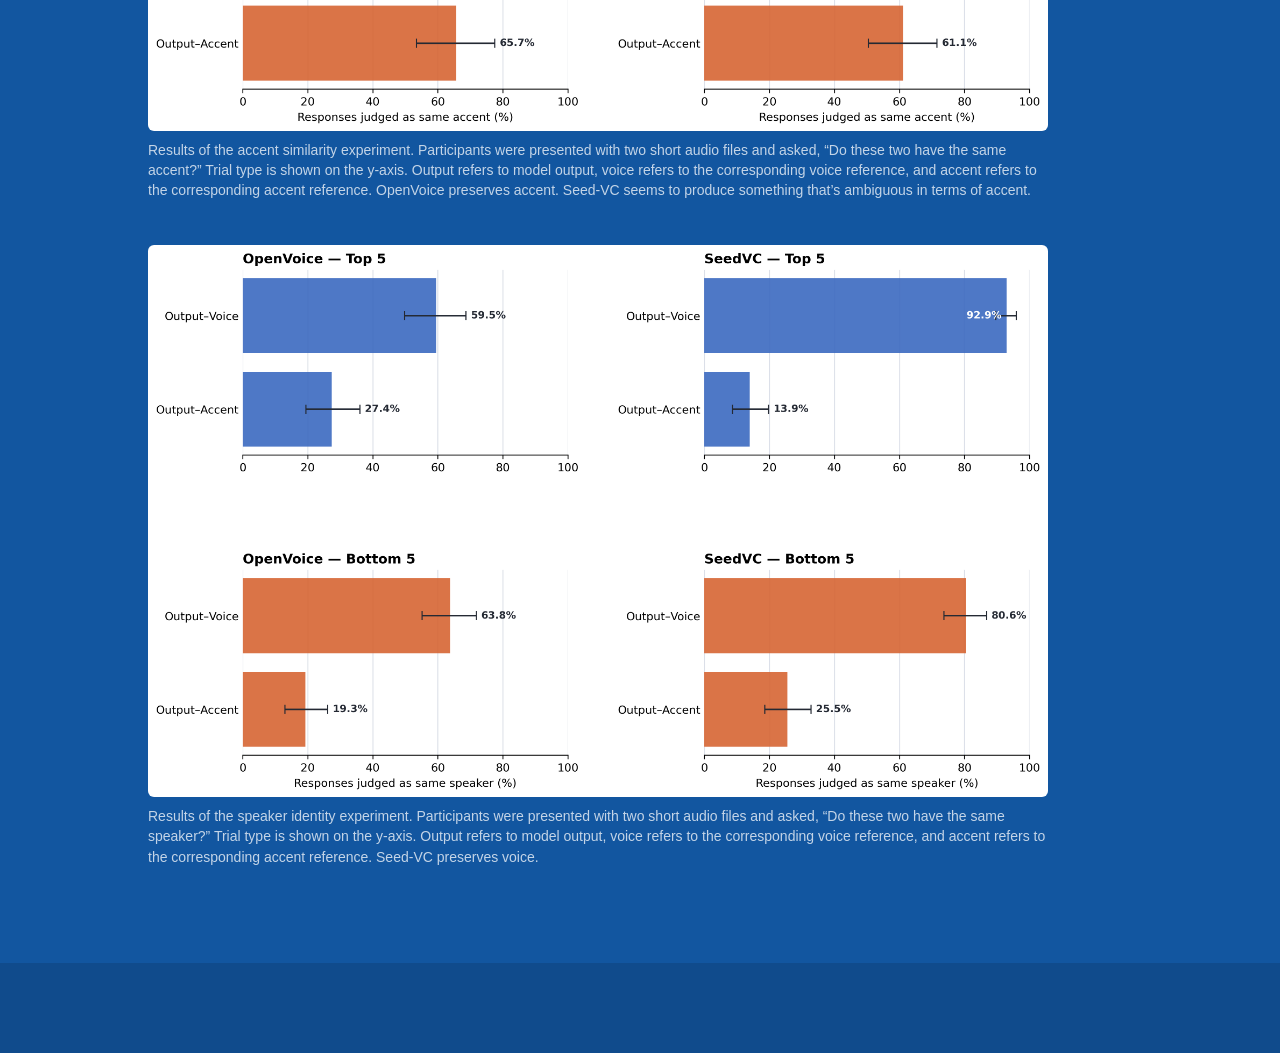
<file: projects/accent-conversion/index.html>
<!doctype html>
<html lang="en">
  <head>
    <meta charset="utf-8">
    <meta name="viewport" content="width=device-width, initial-scale=1">
    <title>Evaluating Accent Conversion Models'</title>
    <link rel="stylesheet" href="../../assets/style.css">
    <script>
      (function() {
        const path = window.location.pathname;
        if (path.endsWith("/index.html")) {
          const cleanPath = path.replace(/\/index\.html$/, "/");
          const cleanUrl = new URL(cleanPath + window.location.search + window.location.hash, window.location.href).toString();
          if (cleanUrl !== window.location.href) {
            window.location.replace(cleanUrl);
          }
        }
      })();
    </script>
  </head>
  <body>
    <a class="skip-link" href="#main">Skip to content</a>
    <header class="masthead">
      <nav class="navigation" aria-label="Primary navigation">
        <a href="../../">Home</a>
        <a href="../" aria-current="page">Projects</a>
        <a href="../../publications/">Publications</a>
        <a href="../../cv/">Resume</a>
        <a href="../../personal/">Personal</a>
        <a href="../../contact/">Contact</a>
      </nav>
    </header>
    <main id="main" class="project-detail" tabindex="-1">
      <a class="back-link" href="../"><span aria-hidden="true">←</span> All projects</a>
      <h1>Evaluating Accent Conversion Models' <span class="project-detail-status">(ICPhS 2027, submitted)</span></h1>
      <p class="project-resource">Code and stimuli available here: <a href="https://github.com/nkhaloo/accent_conversion">GitHub</a></p>

      <div class="project-copy">
        <p>This study tested the capability of state-of-the-art voice conversion models to perform accent conversion. These models take in two references: a voice (i.e., timbre) reference and an accent (i.e., style) reference, and output a synthetic voice that sounds like the voice reference speaking in the accent of the accent reference. Methods of testing this type of conversion are coarse and non-standardized. In this study, we tested the efficacy of these models using a careful perception study. We used <a href="https://github.com/myshell-ai/OpenVoice">OpenVoice</a> and <a href="https://github.com/Plachtaa/seed-vc">Seed-VC</a>. What we found was that Seed-VC performs better at preserving the voice of the input but does not definitively transfer accent. OpenVoice, on the other hand, successfully transfers accent but does not preserve the voice of the input.</p>
      </div>

      <h2 class="listen-heading">Examples: Listen for yourself</h2>
      <p>Both models are trained to produce an output that preserves the voice of the voice reference while transferring the accent of the accent reference.</p>
      <div class="voice-comparison accent-examples">
        <section class="voice-example" aria-labelledby="openvoice-heading">
          <h3 id="openvoice-heading">OpenVoice</h3>
          <p id="openvoice-voice-label" class="audio-label">Voice reference</p>
          <audio id="openvoice-voice" aria-labelledby="openvoice-voice-label" controls preload="metadata" src="../../assets/projects/accent-conversion/openvoice/voice-reference.wav"></audio>
          <p id="openvoice-accent-label" class="audio-label">Accent reference</p>
          <audio id="openvoice-accent" aria-labelledby="openvoice-accent-label" controls preload="metadata" src="../../assets/projects/accent-conversion/openvoice/accent-reference.wav"></audio>
          <p id="openvoice-output-label" class="audio-label">Output</p>
          <audio id="openvoice-output" aria-labelledby="openvoice-output-label" controls preload="metadata" src="../../assets/projects/accent-conversion/openvoice/output.wav"></audio>
        </section>
        <section class="voice-example" aria-labelledby="seed-vc-heading">
          <h3 id="seed-vc-heading">Seed-VC</h3>
          <p id="seed-vc-voice-label" class="audio-label">Voice reference</p>
          <audio id="seed-vc-voice" aria-labelledby="seed-vc-voice-label" controls preload="metadata" src="../../assets/projects/accent-conversion/seed-vc/voice-reference.wav"></audio>
          <p id="seed-vc-accent-label" class="audio-label">Accent reference</p>
          <audio id="seed-vc-accent" aria-labelledby="seed-vc-accent-label" controls preload="metadata" src="../../assets/projects/accent-conversion/seed-vc/accent-reference.wav"></audio>
          <p id="seed-vc-output-label" class="audio-label">Output</p>
          <audio id="seed-vc-output" aria-labelledby="seed-vc-output-label" controls preload="metadata" src="../../assets/projects/accent-conversion/seed-vc/output.wav"></audio>
        </section>
      </div>

      <div class="project-figures project-figures-stacked accent-conversion-figures">
        <figure>
          <img src="../../assets/projects/accent-conversion/accent-preservation.png" alt="Bar charts comparing how often OpenVoice and Seed-VC outputs were judged to have the same accent as the voice or accent reference">
          <figcaption>Results of the accent similarity experiment. Participants were presented with two short audio files and asked, “Do these two have the same accent?” Trial type is shown on the y-axis. Output refers to model output, voice refers to the corresponding voice reference, and accent refers to the corresponding accent reference. OpenVoice preserves accent. Seed-VC seems to produce something that’s ambiguous in terms of accent.</figcaption>
        </figure>
        <figure>
          <img src="../../assets/projects/accent-conversion/voice-preservation.png" alt="Bar charts comparing how often OpenVoice and Seed-VC outputs were judged to have the same speaker identity as the voice or accent reference">
          <figcaption>Results of the speaker identity experiment. Participants were presented with two short audio files and asked, “Do these two have the same speaker?” Trial type is shown on the y-axis. Output refers to model output, voice refers to the corresponding voice reference, and accent refers to the corresponding accent reference. Seed-VC preserves voice.</figcaption>
        </figure>
      </div>
    </main>
    <footer class="footer">
      <div class="footer-inner"></div>
    </footer>
  </body>
</html>
</file>
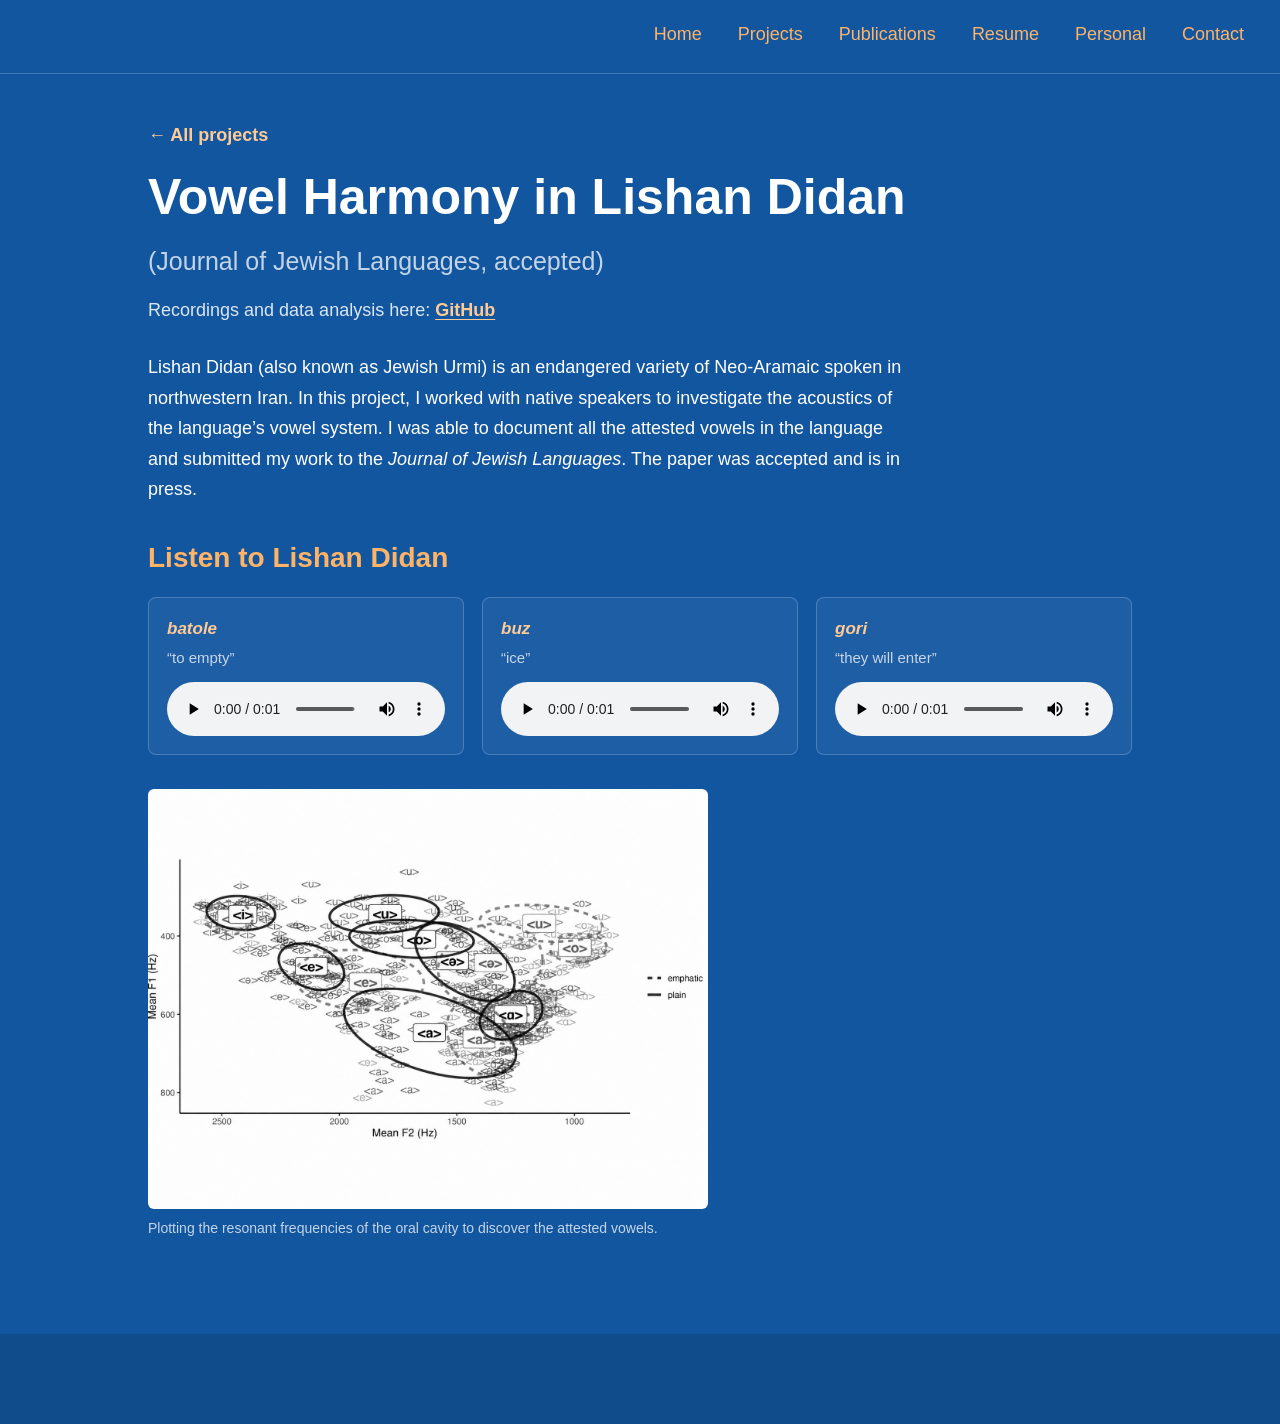
<file: projects/lishan-didan-vowels/index.html>
<!doctype html>
<html lang="en">
  <head>
    <meta charset="utf-8">
    <meta name="viewport" content="width=device-width, initial-scale=1">
    <title>Vowel Harmony in Lishan Didan</title>
    <link rel="stylesheet" href="../../assets/style.css">
    <script>
      (function() {
        const path = window.location.pathname;
        if (path.endsWith("/index.html")) {
          const cleanPath = path.replace(/\/index\.html$/, "/");
          const cleanUrl = new URL(cleanPath + window.location.search + window.location.hash, window.location.href).toString();
          if (cleanUrl !== window.location.href) {
            window.location.replace(cleanUrl);
          }
        }
      })();
    </script>
  </head>
  <body>
    <a class="skip-link" href="#main">Skip to content</a>
    <header class="masthead">
      <nav class="navigation" aria-label="Primary navigation">
        <a href="../../">Home</a>
        <a href="../" aria-current="page">Projects</a>
        <a href="../../publications/">Publications</a>
        <a href="../../cv/">Resume</a>
        <a href="../../personal/">Personal</a>
        <a href="../../contact/">Contact</a>
      </nav>
    </header>
    <main id="main" class="project-detail" tabindex="-1">
      <a class="back-link" href="../"><span aria-hidden="true">←</span> All projects</a>
      <h1>Vowel Harmony in Lishan Didan <span class="project-detail-status">(Journal of Jewish Languages, accepted)</span></h1>
      <p class="project-resource">Recordings and data analysis here: <a href="https://github.com/nkhaloo/Urmi_fieldwork">GitHub</a></p>

      <div class="project-copy">
        <p>Lishan Didan (also known as Jewish Urmi) is an endangered variety of Neo-Aramaic spoken in northwestern Iran. In this project, I worked with native speakers to investigate the acoustics of the language’s vowel system. I was able to document all the attested vowels in the language and submitted my work to the <cite>Journal of Jewish Languages</cite>. The paper was accepted and is in press.</p>
      </div>

      <h2 class="listen-heading">Listen to Lishan Didan</h2>
      <div class="language-recordings" aria-label="Lishan Didan word recordings">
        <div class="voice-example">
          <h3><i lang="aii-Latn">batole</i></h3>
          <p class="recording-definition">“to empty”</p>
          <audio controls preload="metadata" src="../../assets/projects/lishan-didan-vowels/recordings/batole-to-empty.wav">Your browser does not support audio playback.</audio>
        </div>
        <div class="voice-example">
          <h3><i lang="aii-Latn">buz</i></h3>
          <p class="recording-definition">“ice”</p>
          <audio controls preload="metadata" src="../../assets/projects/lishan-didan-vowels/recordings/buz-ice.wav">Your browser does not support audio playback.</audio>
        </div>
        <div class="voice-example">
          <h3><i lang="aii-Latn">gori</i></h3>
          <p class="recording-definition">“they will enter”</p>
          <audio controls preload="metadata" src="../../assets/projects/lishan-didan-vowels/recordings/gori-they-will-enter.wav">Your browser does not support audio playback.</audio>
        </div>
      </div>

      <div class="project-figures project-figures-stacked lishan-didan-figures">
        <figure>
          <img src="../../assets/projects/lishan-didan-vowels/vowel-space.png" alt="Vowel-space plot showing the first and second formant frequencies of plain and emphatic vowels in Lishan Didan">
          <figcaption>Plotting the resonant frequencies of the oral cavity to discover the attested vowels.</figcaption>
        </figure>
      </div>
    </main>
    <footer class="footer">
      <div class="footer-inner"></div>
    </footer>
  </body>
</html>
</file>
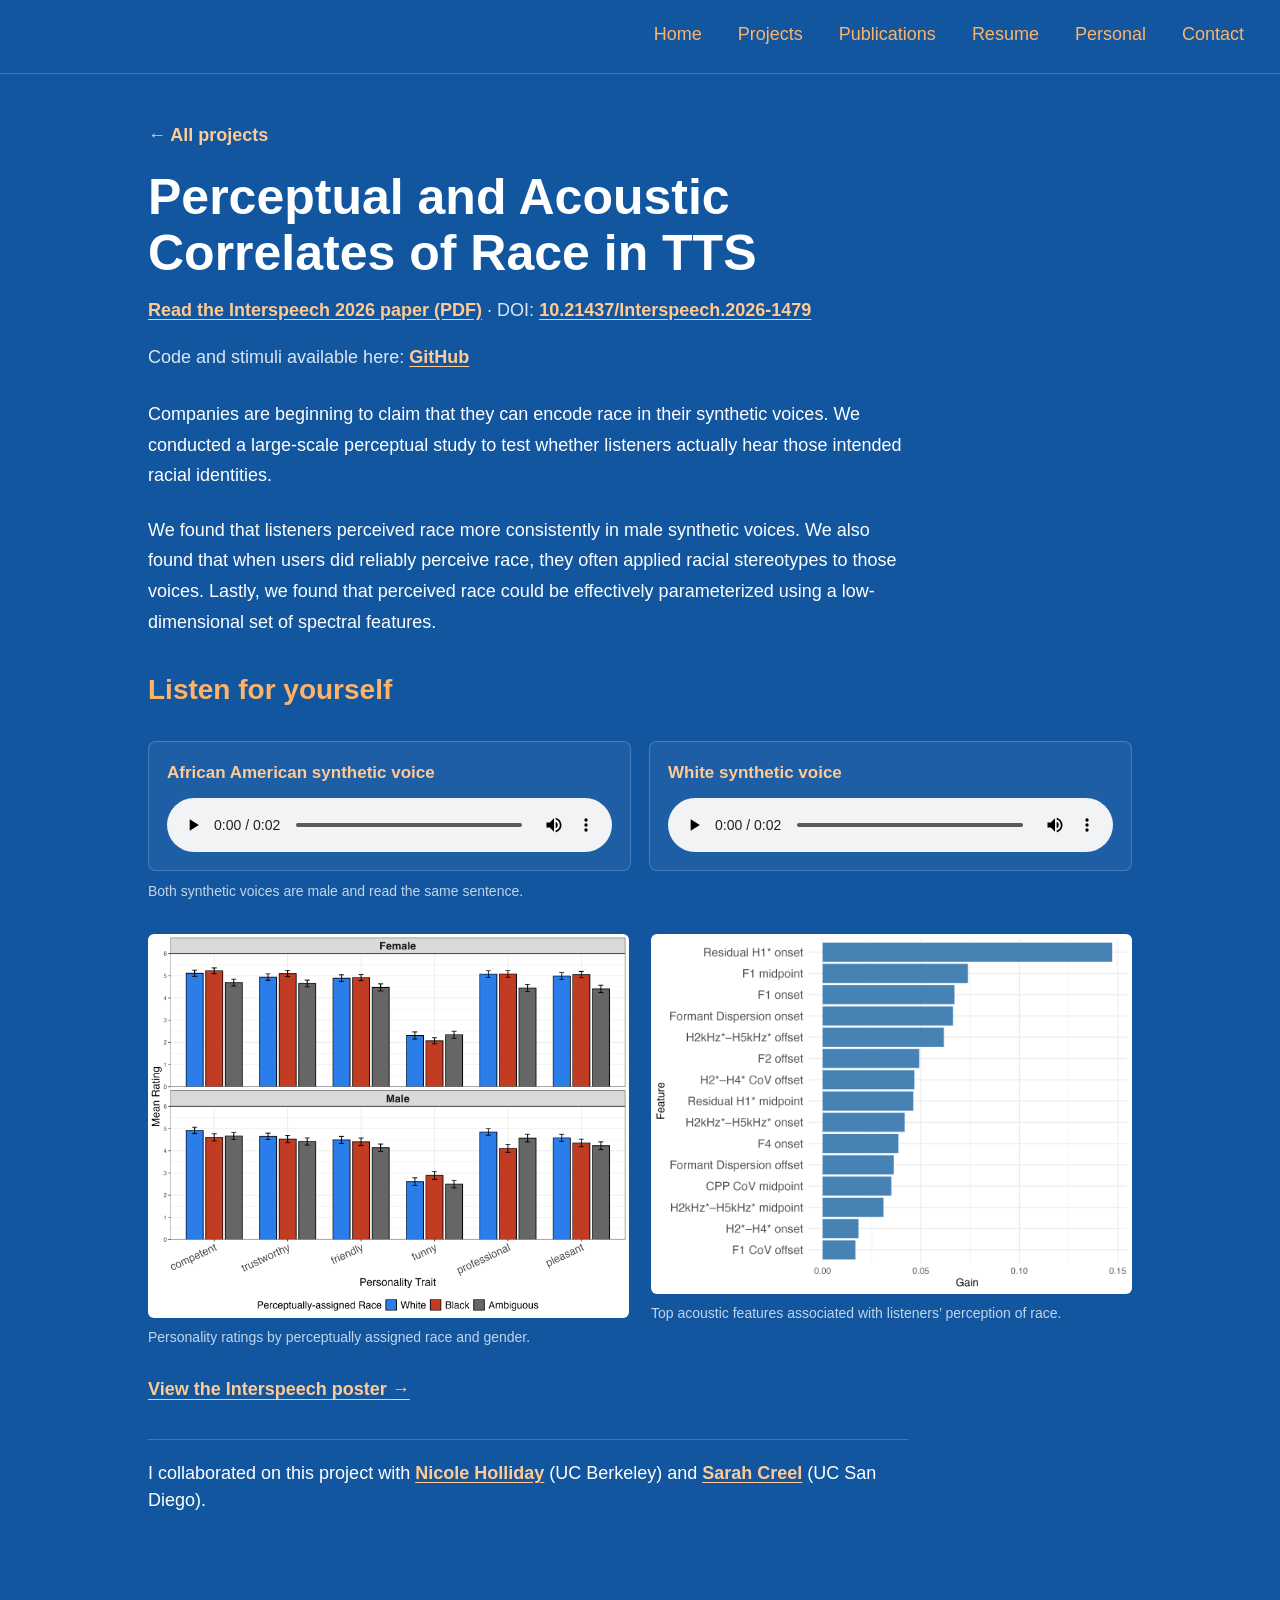
<file: projects/tts-race/index.html>
<!doctype html>
<html lang="en">
  <head>
    <meta charset="utf-8">
    <meta name="viewport" content="width=device-width, initial-scale=1">
    <title>Perceptual and Acoustic Correlates of Race in TTS</title>
    <link rel="stylesheet" href="../../assets/style.css">
    <script>
      (function() {
        const path = window.location.pathname;
        if (path.endsWith("/index.html")) {
          const cleanPath = path.replace(/\/index\.html$/, "/");
          const cleanUrl = new URL(cleanPath + window.location.search + window.location.hash, window.location.href).toString();
          if (cleanUrl !== window.location.href) {
            window.location.replace(cleanUrl);
          }
        }
      })();
    </script>
  </head>
  <body>
    <a class="skip-link" href="#main">Skip to content</a>
    <header class="masthead">
      <nav class="navigation" aria-label="Primary navigation">
        <a href="../../">Home</a>
        <a href="../" aria-current="page">Projects</a>
        <a href="../../publications/">Publications</a>
        <a href="../../cv/">Resume</a>
        <a href="../../personal/">Personal</a>
        <a href="../../contact/">Contact</a>
      </nav>
    </header>
    <main id="main" class="project-detail" tabindex="-1">
      <a class="back-link" href="../"><span aria-hidden="true">←</span> All projects</a>
      <h1>Perceptual and Acoustic Correlates of Race in TTS</h1>
      <p class="project-resource"><a href="https://www.isca-archive.org/interspeech_2026/khaloo26_interspeech.pdf">Read the Interspeech 2026 paper (PDF)</a> &middot; DOI: <a href="https://doi.org/10.21437/Interspeech.2026-1479">10.21437/Interspeech.2026-1479</a></p>
      <p class="project-resource">Code and stimuli available here: <a href="https://github.com/nkhaloo/TTS_perception">GitHub</a></p>

      <div class="project-copy">
        <p>Companies are beginning to claim that they can encode race in their synthetic voices. We conducted a large-scale perceptual study to test whether listeners actually hear those intended racial identities.</p>
        <p>We found that listeners perceived race more consistently in male synthetic voices. We also found that when users did reliably perceive race, they often applied racial stereotypes to those voices. Lastly, we found that perceived race could be effectively parameterized using a low-dimensional set of spectral features.</p>
      </div>

      <h2 class="listen-heading">Listen for yourself</h2>
      <div class="voice-comparison" aria-label="Matched synthetic voice examples">
        <div class="voice-example">
          <h3>African American synthetic voice</h3>
          <audio controls preload="metadata" src="../../assets/projects/tts-race/black-labeled-voice.mp3">Your browser does not support audio playback.</audio>
        </div>
        <div class="voice-example">
          <h3>White synthetic voice</h3>
          <audio controls preload="metadata" src="../../assets/projects/tts-race/white-labeled-voice.mp3">Your browser does not support audio playback.</audio>
        </div>
      </div>
      <p class="voice-note">Both synthetic voices are male and read the same sentence.</p>

      <div class="project-figures">
        <figure>
          <img src="../../assets/projects/tts-race/personality-ratings.png" alt="Mean personality ratings for female and male synthetic voices grouped by perceptually assigned race">
          <figcaption>Personality ratings by perceptually assigned race and gender.</figcaption>
        </figure>
        <figure>
          <img src="../../assets/projects/tts-race/acoustic-feature-importance.png" alt="Bar chart ranking spectral features used to classify the perceived race of synthetic voices">
          <figcaption>Top acoustic features associated with listeners’ perception of race.</figcaption>
        </figure>
      </div>

      <p class="project-link"><a href="../../assets/projects/tts-race/interspeech-poster.pdf" target="_blank" rel="noopener">View the Interspeech poster <span aria-hidden="true">→</span></a></p>
      <p class="project-credit">I collaborated on this project with <a href="https://nicoleholliday.com/">Nicole Holliday</a> (UC Berkeley) and <a href="https://cogsci.ucsd.edu/people/faculty/sarah-creel.html">Sarah Creel</a> (UC San Diego).</p>
    </main>
    <footer class="footer">
      <div class="footer-inner"></div>
    </footer>
  </body>
</html>
</file>
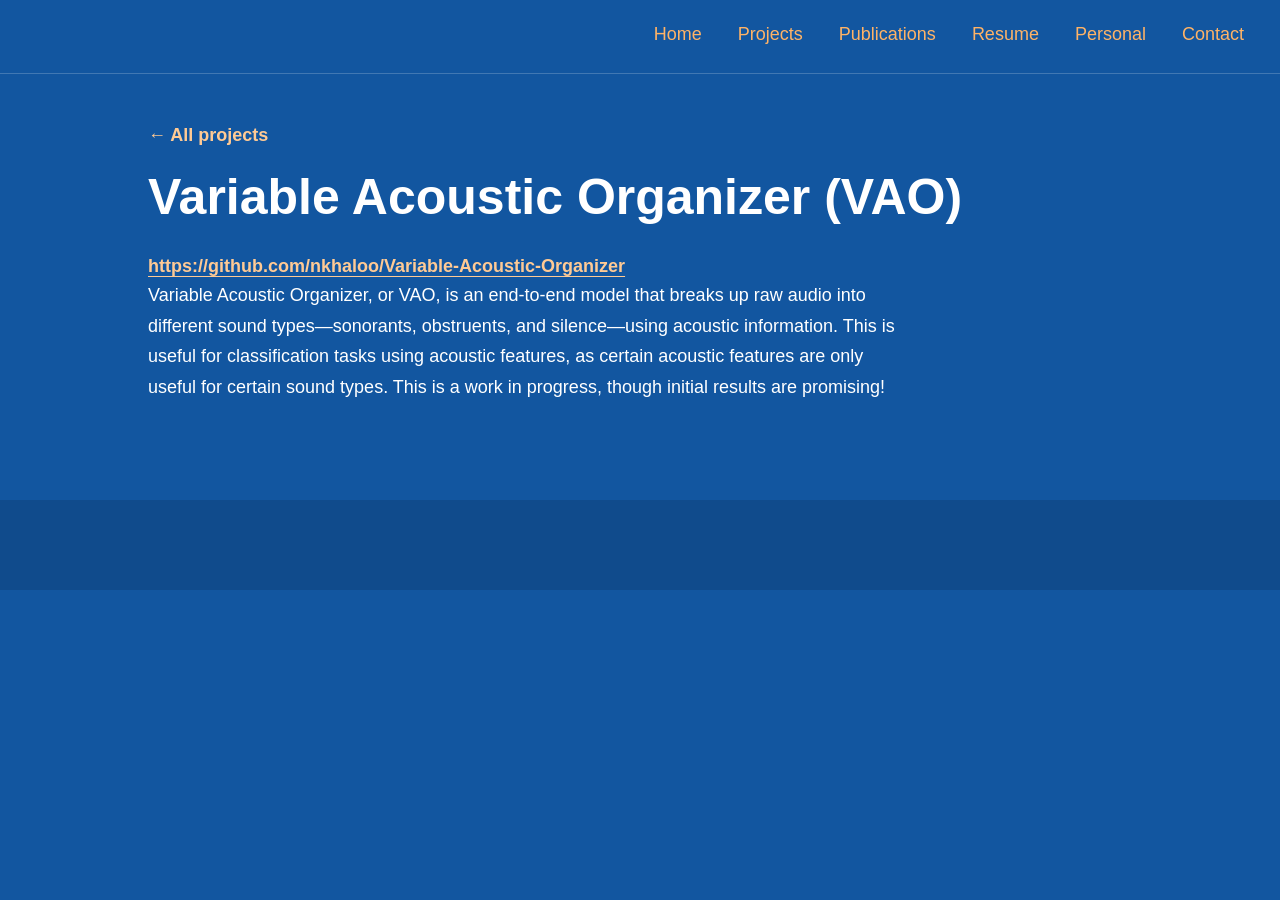
<file: projects/vao/index.html>
<!doctype html>
<html lang="en">
  <head>
    <meta charset="utf-8">
    <meta name="viewport" content="width=device-width, initial-scale=1">
    <title>Variable Acoustic Organizer (VAO)</title>
    <link rel="stylesheet" href="../../assets/style.css">
    <script>
      (function() {
        const path = window.location.pathname;
        if (path.endsWith("/index.html")) {
          const cleanPath = path.replace(/\/index\.html$/, "/");
          const cleanUrl = new URL(cleanPath + window.location.search + window.location.hash, window.location.href).toString();
          if (cleanUrl !== window.location.href) {
            window.location.replace(cleanUrl);
          }
        }
      })();
    </script>
  </head>
  <body>
    <a class="skip-link" href="#main">Skip to content</a>
    <header class="masthead">
      <nav class="navigation" aria-label="Primary navigation">
        <a href="../../">Home</a>
        <a href="../" aria-current="page">Projects</a>
        <a href="../../publications/">Publications</a>
        <a href="../../cv/">Resume</a>
        <a href="../../personal/">Personal</a>
        <a href="../../contact/">Contact</a>
      </nav>
    </header>
    <main id="main" class="project-detail" tabindex="-1">
      <a class="back-link" href="../"><span aria-hidden="true">←</span> All projects</a>
      <h1>Variable Acoustic Organizer (VAO)</h1>
      <p class="project-link"><a href="https://github.com/nkhaloo/Variable-Acoustic-Organizer">https://github.com/nkhaloo/Variable-Acoustic-Organizer</a></p>

      <div class="project-copy">
        <p>Variable Acoustic Organizer, or VAO, is an end-to-end model that breaks up raw audio into different sound types—sonorants, obstruents, and silence—using acoustic information. This is useful for classification tasks using acoustic features, as certain acoustic features are only useful for certain sound types. This is a work in progress, though initial results are promising!</p>
      </div>
    </main>
    <footer class="footer">
      <div class="footer-inner"></div>
    </footer>
  </body>
</html>
</file>
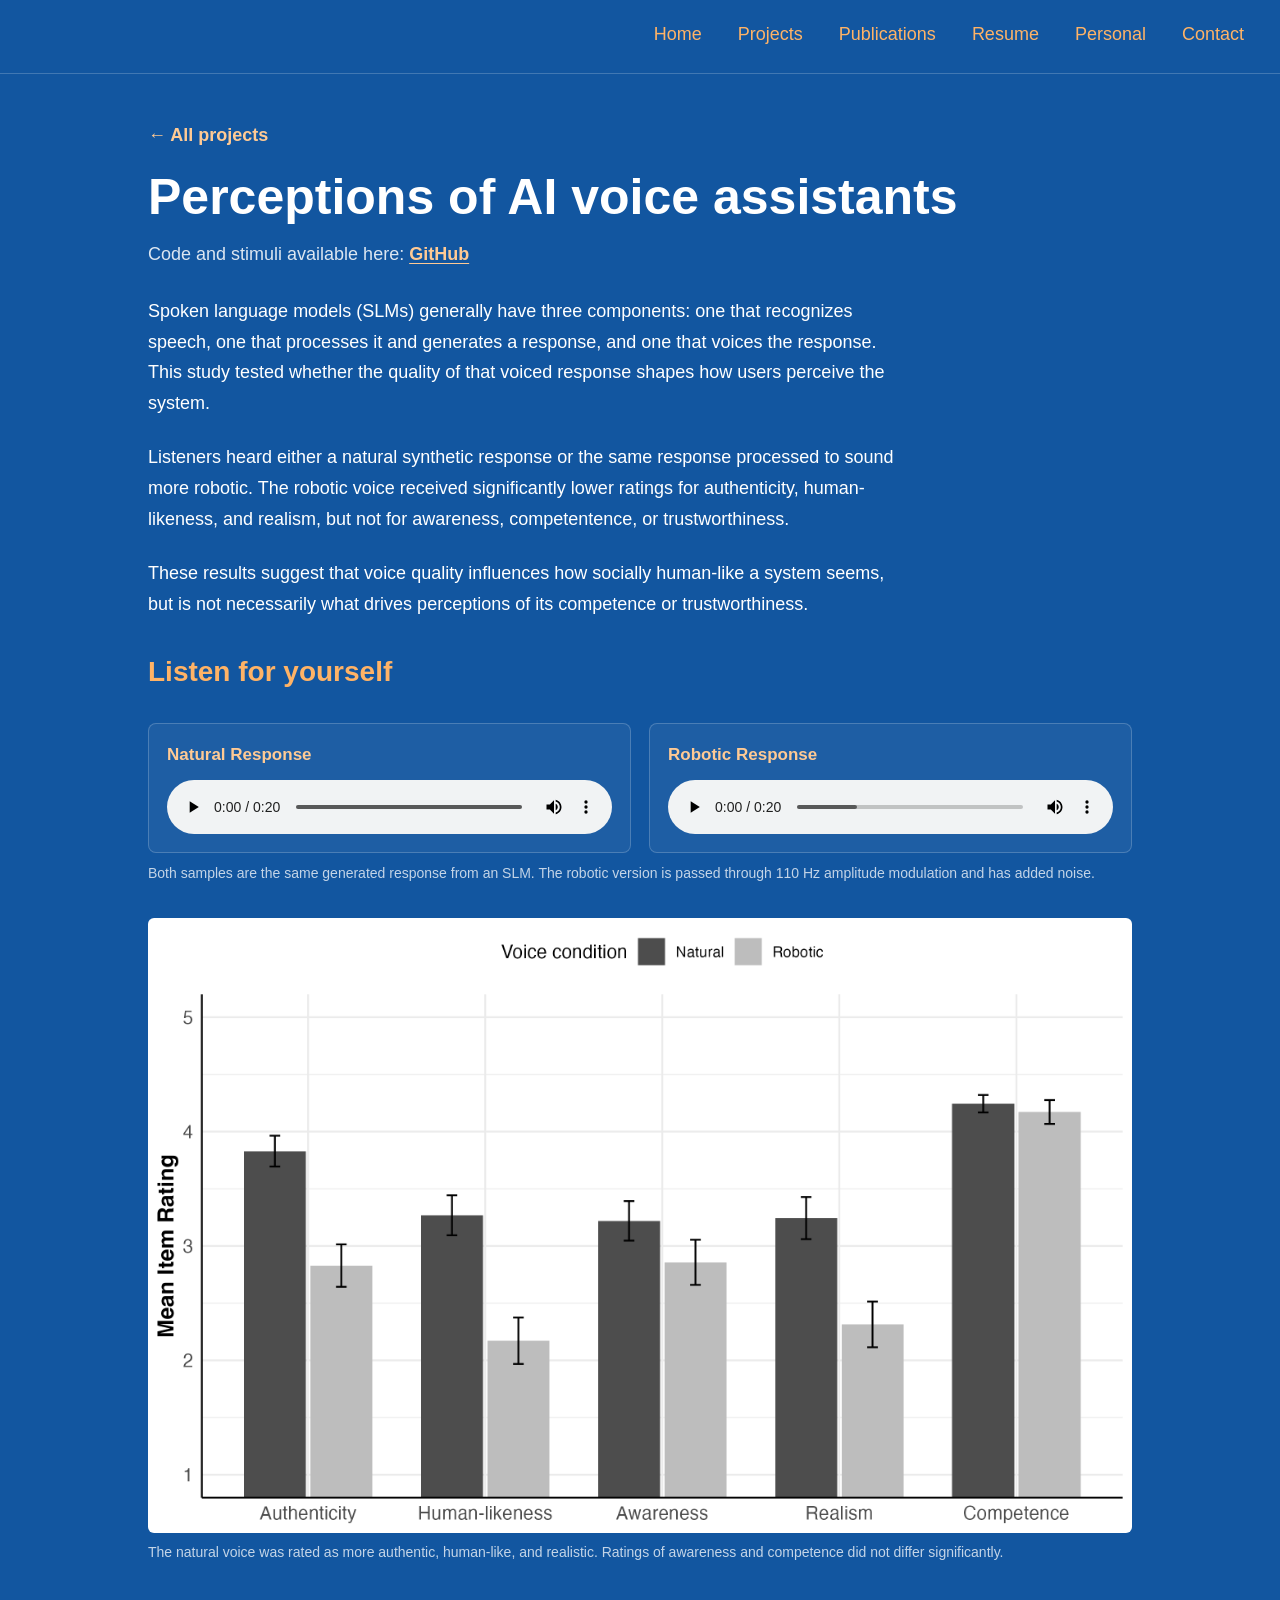
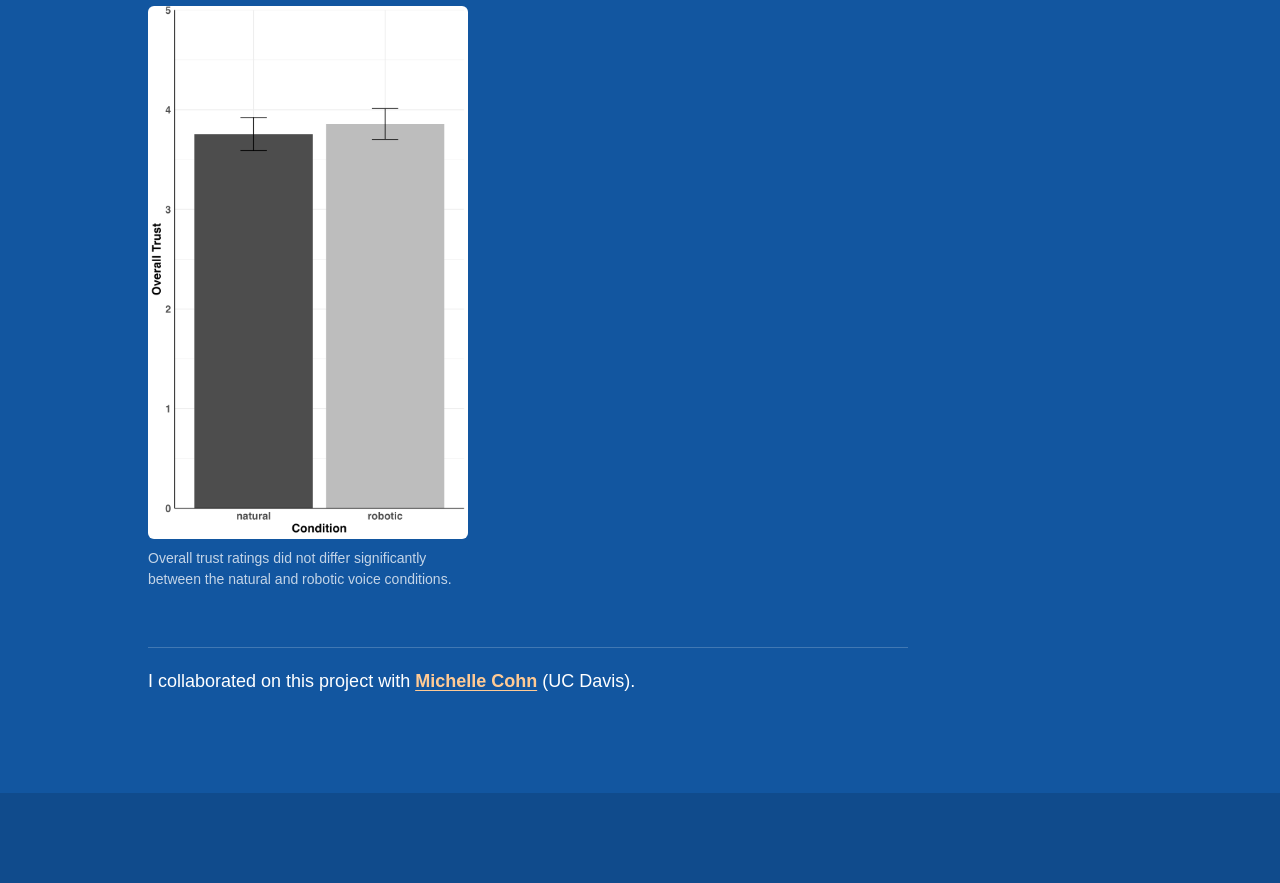
<file: projects/voice-quality/index.html>
<!doctype html>
<html lang="en">
  <head>
    <meta charset="utf-8">
    <meta name="viewport" content="width=device-width, initial-scale=1">
    <title>Perceptions of AI Voice Assistants</title>
    <link rel="stylesheet" href="../../assets/style.css">
    <script>
      (function() {
        const path = window.location.pathname;
        if (path.endsWith("/index.html")) {
          const cleanPath = path.replace(/\/index\.html$/, "/");
          const cleanUrl = new URL(cleanPath + window.location.search + window.location.hash, window.location.href).toString();
          if (cleanUrl !== window.location.href) {
            window.location.replace(cleanUrl);
          }
        }
      })();
    </script>
  </head>
  <body>
    <a class="skip-link" href="#main">Skip to content</a>
    <header class="masthead">
      <nav class="navigation" aria-label="Primary navigation">
        <a href="../../">Home</a>
        <a href="../" aria-current="page">Projects</a>
        <a href="../../publications/">Publications</a>
        <a href="../../cv/">Resume</a>
        <a href="../../personal/">Personal</a>
        <a href="../../contact/">Contact</a>
      </nav>
    </header>
    <main id="main" class="project-detail" tabindex="-1">
      <a class="back-link" href="../"><span aria-hidden="true">←</span> All projects</a>
      <h1>Perceptions of AI voice assistants</h1>
      <p class="project-resource">Code and stimuli available here: <a href="https://github.com/nkhaloo/SLM_experiment">GitHub</a></p>

      <div class="project-copy">
        <p>Spoken language models (SLMs) generally have three components: one that recognizes speech, one that processes it and generates a response, and one that voices the response. This study tested whether the quality of that voiced response shapes how users perceive the system.</p>
        <p>Listeners heard either a natural synthetic response or the same response processed to sound more robotic. The robotic voice received significantly lower ratings for authenticity, human-likeness, and realism, but not for awareness, competentence, or trustworthiness.</p>
        <p>These results suggest that voice quality influences how socially human-like a system seems, but is not necessarily what drives perceptions of its competence or trustworthiness.</p>
      </div>

      <h2 class="listen-heading">Listen for yourself</h2>
      <div class="voice-comparison" aria-label="Matched synthetic response examples">
        <div class="voice-example">
          <h3>Natural Response</h3>
          <audio controls preload="auto" src="../../assets/projects/voice-quality/career-estimation-natural.mp3">Your browser does not support audio playback.</audio>
        </div>
        <div class="voice-example">
          <h3>Robotic Response</h3>
          <audio controls preload="auto" src="../../assets/projects/voice-quality/career-estimation-robotic.wav">Your browser does not support audio playback.</audio>
        </div>
      </div>
      <p class="voice-note">Both samples are the same generated response from an SLM. The robotic version is passed through 110 Hz amplitude modulation and has added noise.</p>

      <div class="project-figures project-figures-stacked">
        <figure>
          <img src="../../assets/projects/voice-quality/anthropomorphism-by-condition.png" alt="Mean ratings of authenticity, human-likeness, awareness, realism, and competence for natural and robotic voice conditions">
          <figcaption>The natural voice was rated as more authentic, human-like, and realistic. Ratings of awareness and competence did not differ significantly.</figcaption>
        </figure>
        <figure class="narrow-figure">
          <img src="../../assets/projects/voice-quality/trust-by-condition.png" alt="Mean overall trust ratings for the natural and robotic voice conditions">
          <figcaption>Overall trust ratings did not differ significantly between the natural and robotic voice conditions.</figcaption>
        </figure>
      </div>

      <p class="project-credit">I collaborated on this project with <a href="https://michelledcohn.com/">Michelle Cohn</a> (UC Davis).</p>
    </main>
    <footer class="footer">
      <div class="footer-inner"></div>
    </footer>
  </body>
</html>
</file>
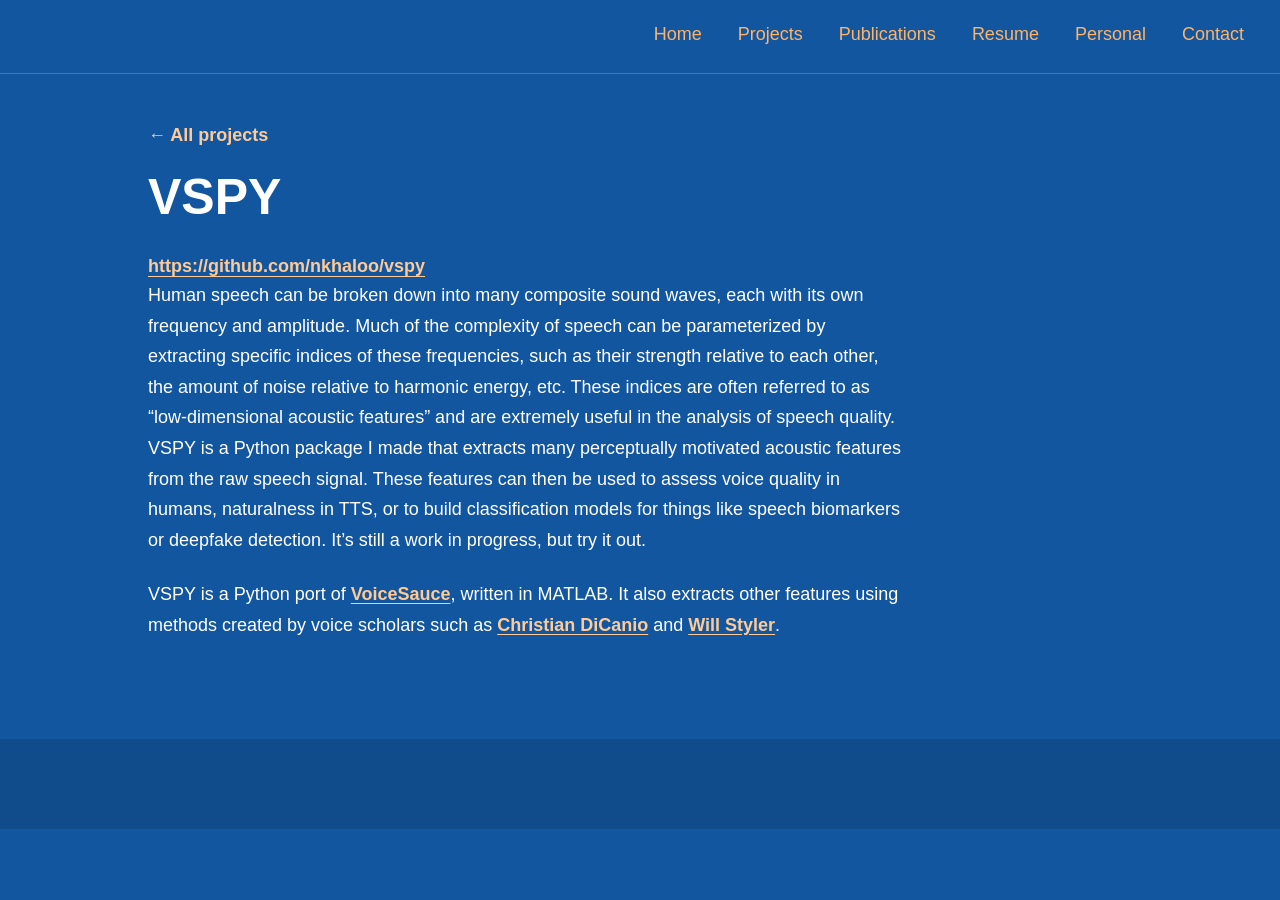
<file: projects/vspy/index.html>
<!doctype html>
<html lang="en">
  <head>
    <meta charset="utf-8">
    <meta name="viewport" content="width=device-width, initial-scale=1">
    <title>VSPY</title>
    <link rel="stylesheet" href="../../assets/style.css">
    <script>
      (function() {
        const path = window.location.pathname;
        if (path.endsWith("/index.html")) {
          const cleanPath = path.replace(/\/index\.html$/, "/");
          const cleanUrl = new URL(cleanPath + window.location.search + window.location.hash, window.location.href).toString();
          if (cleanUrl !== window.location.href) {
            window.location.replace(cleanUrl);
          }
        }
      })();
    </script>
  </head>
  <body>
    <a class="skip-link" href="#main">Skip to content</a>
    <header class="masthead">
      <nav class="navigation" aria-label="Primary navigation">
        <a href="../../">Home</a>
        <a href="../" aria-current="page">Projects</a>
        <a href="../../publications/">Publications</a>
        <a href="../../cv/">Resume</a>
        <a href="../../personal/">Personal</a>
        <a href="../../contact/">Contact</a>
      </nav>
    </header>
    <main id="main" class="project-detail" tabindex="-1">
      <a class="back-link" href="../"><span aria-hidden="true">←</span> All projects</a>
      <h1>VSPY</h1>
      <p class="project-link"><a href="https://github.com/nkhaloo/vspy">https://github.com/nkhaloo/vspy</a></p>

      <div class="project-copy">
        <p>Human speech can be broken down into many composite sound waves, each with its own frequency and amplitude. Much of the complexity of speech can be parameterized by extracting specific indices of these frequencies, such as their strength relative to each other, the amount of noise relative to harmonic energy, etc. These indices are often referred to as “low-dimensional acoustic features” and are extremely useful in the analysis of speech quality. VSPY is a Python package I made that extracts many perceptually motivated acoustic features from the raw speech signal. These features can then be used to assess voice quality in humans, naturalness in TTS, or to build classification models for things like speech biomarkers or deepfake detection. It’s still a work in progress, but try it out.</p>

        <p>VSPY is a Python port of <a href="https://www.phonetics.ucla.edu/voicesauce/">VoiceSauce</a>, written in MATLAB. It also extracts other features using methods created by voice scholars such as <a href="https://www.acsu.buffalo.edu/~cdicanio/">Christian DiCanio</a> and <a href="https://wstyler.ucsd.edu/">Will Styler</a>.</p>
      </div>
    </main>
    <footer class="footer">
      <div class="footer-inner"></div>
    </footer>
  </body>
</html>
</file>
<file: assets/style.css>
:root {
  color-scheme: light;
  font-family: -apple-system, BlinkMacSystemFont, "Roboto", "Segoe UI", "Helvetica Neue", Arial, sans-serif;
  font-size: 18px;
  color: #fff;
  background: #1256a0;
  line-height: 1.5;
  letter-spacing: 0;
}

* { box-sizing: border-box; }
body { margin: 0; min-height: 100vh; min-height: 100dvh; display: flex; flex-direction: column; }
.masthead { border-bottom: 1px solid #ffffff33; }
.navigation { max-width: 1280px; min-height: 73px; margin: auto; padding: 18px; display: flex; justify-content: flex-end; align-items: center; gap: 36px; }
.navigation a { position: relative; color: #ffb366; text-decoration: none; padding: 0 0 4px; }
.navigation a:last-child { margin-right: 18px; }
.navigation a::after { content: ""; position: absolute; left: 50%; bottom: -7px; width: 44px; height: 10px; background: url("data:image/svg+xml,%3Csvg xmlns='http://www.w3.org/2000/svg' viewBox='0 0 44 10'%3E%3Cpath d='M1 5h3l2-2 2 4 3-6 3 8 3-7 3 6 2-3 2-3 3 7 3-8 3 6 2-4 2 2h6' fill='none' stroke='%23ffb366' stroke-width='1.5' stroke-linecap='round' stroke-linejoin='round'/%3E%3C/svg%3E") center / contain no-repeat; opacity: 0; transform: translateX(-50%) scaleX(0); transition: transform 150ms ease, opacity 150ms ease; }
.navigation a:hover::after, .navigation a:focus-visible::after { opacity: 1; transform: translateX(-50%) scaleX(1); }
a:focus-visible { outline: 2px solid #ffb366; outline-offset: 5px; }
.layout { width: 100%; max-width: 1280px; margin: 36px auto 0; padding: 0 18px; display: grid; grid-template-columns: 282px minmax(0, 1fr); gap: 18px; flex: 1; }
.profile { min-width: 0; }
.profile img { width: 110px; height: 110px; object-fit: cover; border-radius: 50%; padding: 5px; border: 1px solid #f2f3f3; }
.profile h2 { font-size: 18px; margin-bottom: 0; }
.profile p, .profile ul { font-size: 14px; }
main { min-width: 0; padding-right: 200px; }
main p { margin: 0 0 24px; }
.home-page { background: #1256a0; color: #fff; }
.home-page .masthead { display: flex; align-items: center; justify-content: space-between; gap: 24px; padding: 0 28px; background: #1256a0; border-bottom: 0; }
.site-name { color: #ffb366; font-size: 24px; font-weight: 700; text-decoration: none; white-space: nowrap; }
.home-page .navigation { margin: 0; padding: 18px 0; }
.home-page .navigation a { color: #ffb366; }
.home-main { flex: 1; padding: 0; }
.home-banner { height: clamp(120px, 15vw, 200px); overflow: hidden; background: #fff; }
.fourier-figure { width: min(100%, 1150px); height: 100%; margin: 0 auto; opacity: .65; }
.fourier-figure svg { display: block; width: 100%; height: 100%; }
.fourier-title, .fourier-axis-label { fill: #12365b; font-family: inherit; }
.fourier-title { font-size: 8px; font-weight: 700; }
.fourier-axis-label { font-size: 7px; font-weight: 600; }
.home-content { position: relative; display: grid; grid-template-columns: 240px minmax(0, 1fr); gap: 48px; max-width: 1120px; margin: 0 auto; padding: 0 28px 48px; }
.home-profile { margin-top: 28px; }
.home-portrait { display: block; width: 240px; height: 240px; margin-left: -24px; object-fit: cover; border: 6px solid #ffb366; border-radius: 50%; }
.home-profile h1 { margin: 22px 0 18px; font-size: 30px; line-height: 1.2; letter-spacing: -.02em; }
.profile-roles { display: grid; gap: 18px; }
.profile-role { position: relative; padding-left: 18px; }
.profile-role::before { content: ""; position: absolute; top: 7px; bottom: 6px; left: 0; width: 3px; border-radius: 2px; background: #ffb366; }
.home-profile .profile-role p { margin: 0; }
.home-profile .role-title { font-size: 16px; font-weight: 700; line-height: 1.35; }
.home-profile .role-team { margin-top: 2px; color: #ffffffd9; font-size: 15px; line-height: 1.4; }
.home-profile .role-organization { margin-top: 4px; color: #ffca94; font-size: 14px; font-weight: 600; letter-spacing: .01em; }
.home-links { display: flex; flex-direction: column; align-items: flex-start; gap: 8px; margin-top: 26px; padding-top: 20px; border-top: 1px solid #ffffff33; }
.home-links a { color: #ffca94; font-size: 15px; font-weight: 600; text-decoration-color: #ffca9499; text-underline-offset: 3px; }
.home-links a:hover { color: #ffe0bf; text-decoration-color: currentColor; }
.home-about { padding-top: 48px; }
.home-about h2 { margin: 0 0 20px; font-size: clamp(32px, 4vw, 48px); line-height: 1.15; letter-spacing: -.025em; }
.home-about p { max-width: 720px; line-height: 1.7; }
.home-about .about-intro { font-size: 22px; line-height: 1.5; }
.home-about a { color: #ffca94; font-weight: 600; text-decoration-color: #ffca9499; text-decoration-thickness: 1px; text-underline-offset: 3px; }
.home-about a:hover { color: #ffe0bf; text-decoration-color: currentColor; }
.publications-layout { width: 100%; max-width: 960px; margin: 48px auto 0; padding: 0 28px; flex: 1; }
.publications-page { padding: 0; }
.publications-page h1 { margin: 0 0 42px; font-size: clamp(34px, 5vw, 48px); line-height: 1.15; }
.publication-group { margin-top: 38px; }
.publication-group h2 { margin: 0 0 20px; padding-bottom: 9px; border-bottom: 1px solid #ffffff33; color: #ffb366; font-size: clamp(20px, 3vw, 26px); }
.publication-list p { margin: 0 0 22px; padding-left: 36px; text-indent: -36px; line-height: 1.7; }
.resume-page { width: 100%; flex: 1; padding: 36px 20px; background: #525659; }
.resume-page img { display: block; width: min(100%, 900px); height: auto; margin: 0 auto; box-shadow: 0 4px 24px #0006; }
.resume-page + .footer { display: none; }
.contact-copy { max-width: 720px; line-height: 1.7; }
.contact-copy a { color: #ffca94; font-weight: 600; text-underline-offset: 3px; }
.personal-page { width: 100%; max-width: 1240px; margin: 0 auto; padding: 40px 28px 0; }
.personal-intro { max-width: 760px; margin: 0 0 30px; font-size: 20px; line-height: 1.7; }
.personal-gallery { display: grid; grid-template-columns: repeat(2, minmax(0, 1fr)); gap: 22px; }
.personal-gallery figure { min-width: 0; margin: 0; overflow: hidden; border-radius: 8px; background: #104b8c; }
.personal-gallery-wide { grid-column: 1 / -1; }
.personal-gallery img, .personal-gallery video { display: block; width: 100%; height: auto; }
.personal-gallery figcaption { padding: 12px 15px 14px; color: #ffffffd9; font-size: 15px; line-height: 1.45; }
.personal-gallery figcaption a { color: #ffca94; font-weight: 600; text-underline-offset: 3px; }
.projects-intro { max-width: 760px; margin-bottom: 32px; }
.projects-intro h1 { margin: 0 0 18px; font-size: clamp(34px, 5vw, 48px); line-height: 1.15; }
.projects-intro p { line-height: 1.7; }
.project-group { margin-top: 44px; }
.project-group > h2 { margin: 0; padding-bottom: 10px; border-bottom: 1px solid #ffffff66; color: #fff; font-size: clamp(24px, 3.5vw, 32px); }
.project-group-description { max-width: 760px; margin: 16px 0 6px; line-height: 1.7; }
.project-group-empty { min-height: 90px; }
.project-section { display: flex; align-items: center; gap: 24px; padding: 24px 0; border-bottom: 1px solid #ffffff33; }
.project-section h3 { margin: 0; min-width: 0; font-size: clamp(20px, 3vw, 26px); color: #ffb366; }
.project-section h3 a { color: inherit; text-decoration: none; }
.project-section h3 a:hover { text-decoration: underline; text-underline-offset: 5px; }
.project-status { color: #ffffffbf; font-size: .7em; font-weight: 500; white-space: nowrap; }
.project-image-placeholder { width: clamp(100px, 20vw, 180px); aspect-ratio: 4 / 3; flex-shrink: 0; display: grid; place-items: center; padding: 12px; border: 1px dashed #ffffff80; border-radius: 6px; background: #ffffff0d; color: #ffffffb3; text-align: center; font-size: 14px; }
.project-card-placeholder { color: #ffca94; font-size: clamp(22px, 4vw, 34px); font-weight: 800; letter-spacing: .08em; text-decoration: none; }
.project-card-placeholder-wide { font-size: clamp(14px, 2.2vw, 19px); letter-spacing: .03em; }
.project-card-image { width: clamp(100px, 20vw, 180px); aspect-ratio: 4 / 3; flex-shrink: 0; overflow: hidden; border-radius: 6px; background: #fff; }
.project-card-image img { width: 100%; height: 100%; object-fit: cover; }
.project-card-image-contain img { object-fit: contain; }
.project-feature { display: block; padding-bottom: 44px; }
.project-feature h2 { margin-bottom: 18px; font-size: clamp(25px, 4vw, 34px); }
.project-copy { max-width: 760px; }
.project-copy p { line-height: 1.7; }
.project-copy a { color: #ffca94; font-weight: 600; text-underline-offset: 3px; }
.project-resource { margin: -8px 0 28px; color: #ffffffd9; }
.project-resource a { color: #ffca94; font-weight: 700; text-underline-offset: 3px; }
.voice-comparison { display: grid; grid-template-columns: repeat(2, minmax(0, 1fr)); gap: 18px; margin-top: 30px; }
.voice-example { padding: 18px; border: 1px solid #ffffff33; border-radius: 8px; background: #ffffff0d; }
.voice-example h3 { margin: 0 0 12px; color: #ffca94; font-size: 17px; }
.voice-example audio { display: block; width: 100%; }
.accent-examples .voice-example { min-width: 0; }
.accent-examples .audio-label { display: block; margin: 16px 0 6px; font-size: 15px; }
.voice-note { margin: 10px 0 32px; color: #ffffffbf; font-size: 14px; }
.project-figures { display: grid; grid-template-columns: repeat(2, minmax(0, 1fr)); gap: 22px; }
.project-figures figure { margin: 0; }
.project-figures img { display: block; width: 100%; height: auto; border-radius: 6px; background: #fff; }
.project-figures figcaption { margin-top: 9px; color: #ffffffbf; font-size: 14px; line-height: 1.45; }
.project-figures-stacked { grid-template-columns: minmax(0, 1fr); margin-top: 34px; }
.project-figures-stacked figure { margin-bottom: 22px; }
.project-figures-stacked .narrow-figure { max-width: 320px; }
.accent-conversion-figures { max-width: 900px; }
.lishan-didan-figures { max-width: 560px; }
.language-recordings { display: grid; grid-template-columns: repeat(3, minmax(0, 1fr)); gap: 18px; margin: 18px 0 34px; }
.language-recordings .voice-example { min-width: 0; }
.recording-definition { margin: -6px 0 12px; color: #ffffffbf; font-size: 15px; }
.project-link { margin: 28px 0 0; }
.project-link a { color: #ffca94; font-weight: 700; text-underline-offset: 4px; }
.project-credit { max-width: 760px; margin-top: 36px; padding-top: 20px; border-top: 1px solid #ffffff33; }
.project-credit a { color: #ffca94; font-weight: 600; text-underline-offset: 3px; }
.project-detail { width: 100%; max-width: 1040px; margin: 0 auto; padding: 48px 28px 20px; }
.project-detail h1 { max-width: 820px; margin: 20px 0 24px; font-size: clamp(34px, 5vw, 50px); line-height: 1.12; }
.project-detail-status { display: inline-block; color: #ffffffbf; font-size: .5em; font-weight: 500; white-space: nowrap; }
.listen-heading { margin: 32px 0 0; color: #ffb366; font-size: clamp(22px, 3vw, 28px); }
.back-link { color: #ffca94; font-weight: 700; text-decoration: none; }
.back-link:hover { text-decoration: underline; text-underline-offset: 4px; }
.footer { margin-top: 54px; background: #104b8c; color: #fff; }
.footer-inner { max-width: 1280px; min-height: 90px; padding: 36px 18px; margin: auto; font-size: 13px; }
.footer-inner a { color: #ffb366; }
.skip-link { position: fixed; top: 8px; left: 8px; padding: 8px 16px; background: #fff; color: #3d4144; transform: translateY(-200%); z-index: 10; }
.skip-link:focus { transform: translateY(0); }
@media (max-width: 1199px) {
  .layout { grid-template-columns: 182px minmax(0, 1fr); }
  main { padding-right: 0; }
}
@media (max-width: 767px) {
  .home-page .masthead { flex-wrap: wrap; gap: 0; padding: 16px 18px 0; }
  .home-page .navigation { justify-content: flex-start; }
  .home-content { grid-template-columns: minmax(0, 1fr); gap: 28px; padding: 0 22px 32px; }
  .home-profile { margin-top: 24px; }
  .home-portrait { width: 180px; height: 180px; margin-left: 0; }
  .home-about { padding-top: 0; }
  .layout { grid-template-columns: minmax(0, 1fr); grid-template-rows: auto 1fr; gap: 24px; }
  .profile:empty { display: none; }
  .navigation { flex-wrap: wrap; gap: 20px 24px; }
  .navigation a:last-child { margin-right: 0; }
  .publications-layout { margin-top: 32px; padding: 0 22px; }
  .publications-page h1 { margin-bottom: 32px; }
  .publication-list p { padding-left: 24px; text-indent: -24px; }
  .personal-page { padding: 26px 18px 0; }
  .personal-gallery { grid-template-columns: minmax(0, 1fr); gap: 16px; }
  .personal-gallery-wide { grid-column: auto; }
  .voice-comparison, .project-figures, .language-recordings { grid-template-columns: minmax(0, 1fr); }
  .project-detail { padding: 32px 22px 10px; }
}
@media (prefers-reduced-motion: reduce) {
  .navigation a::after { transition: none; }
}
</file>
